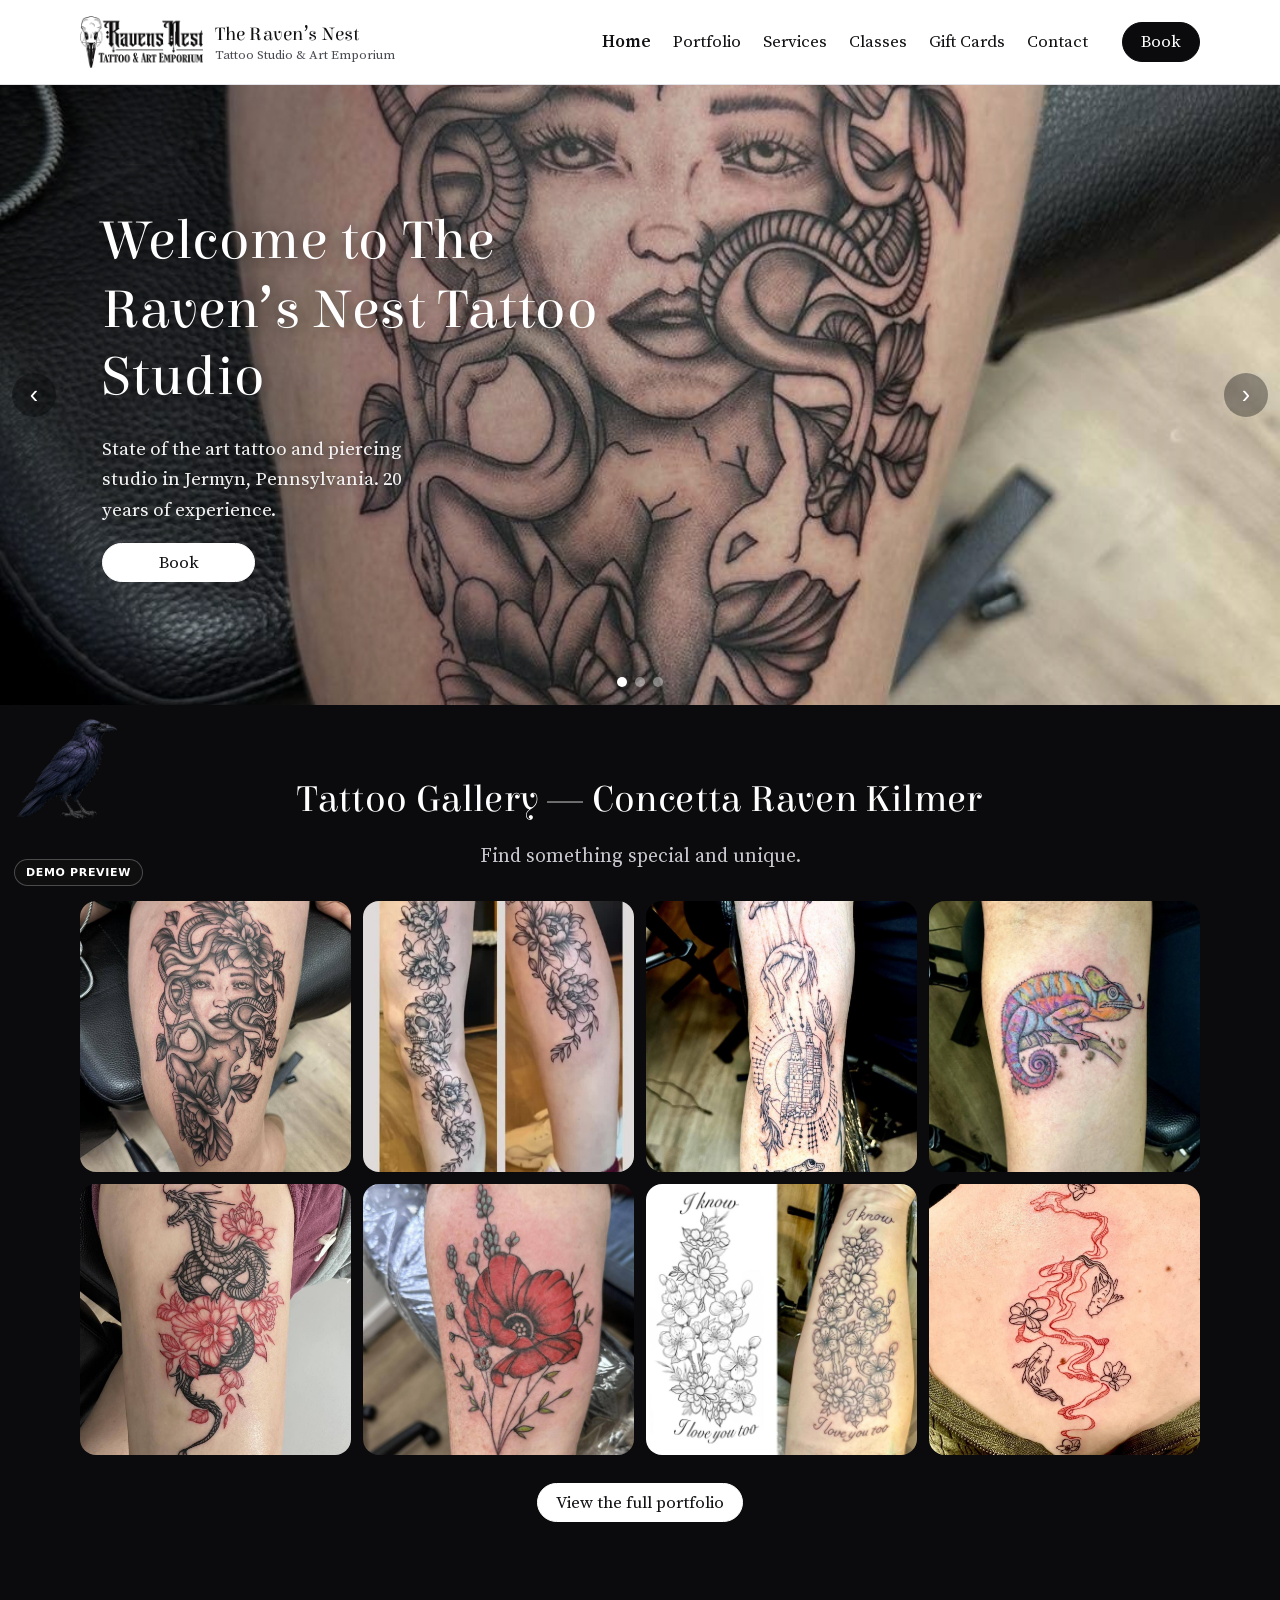
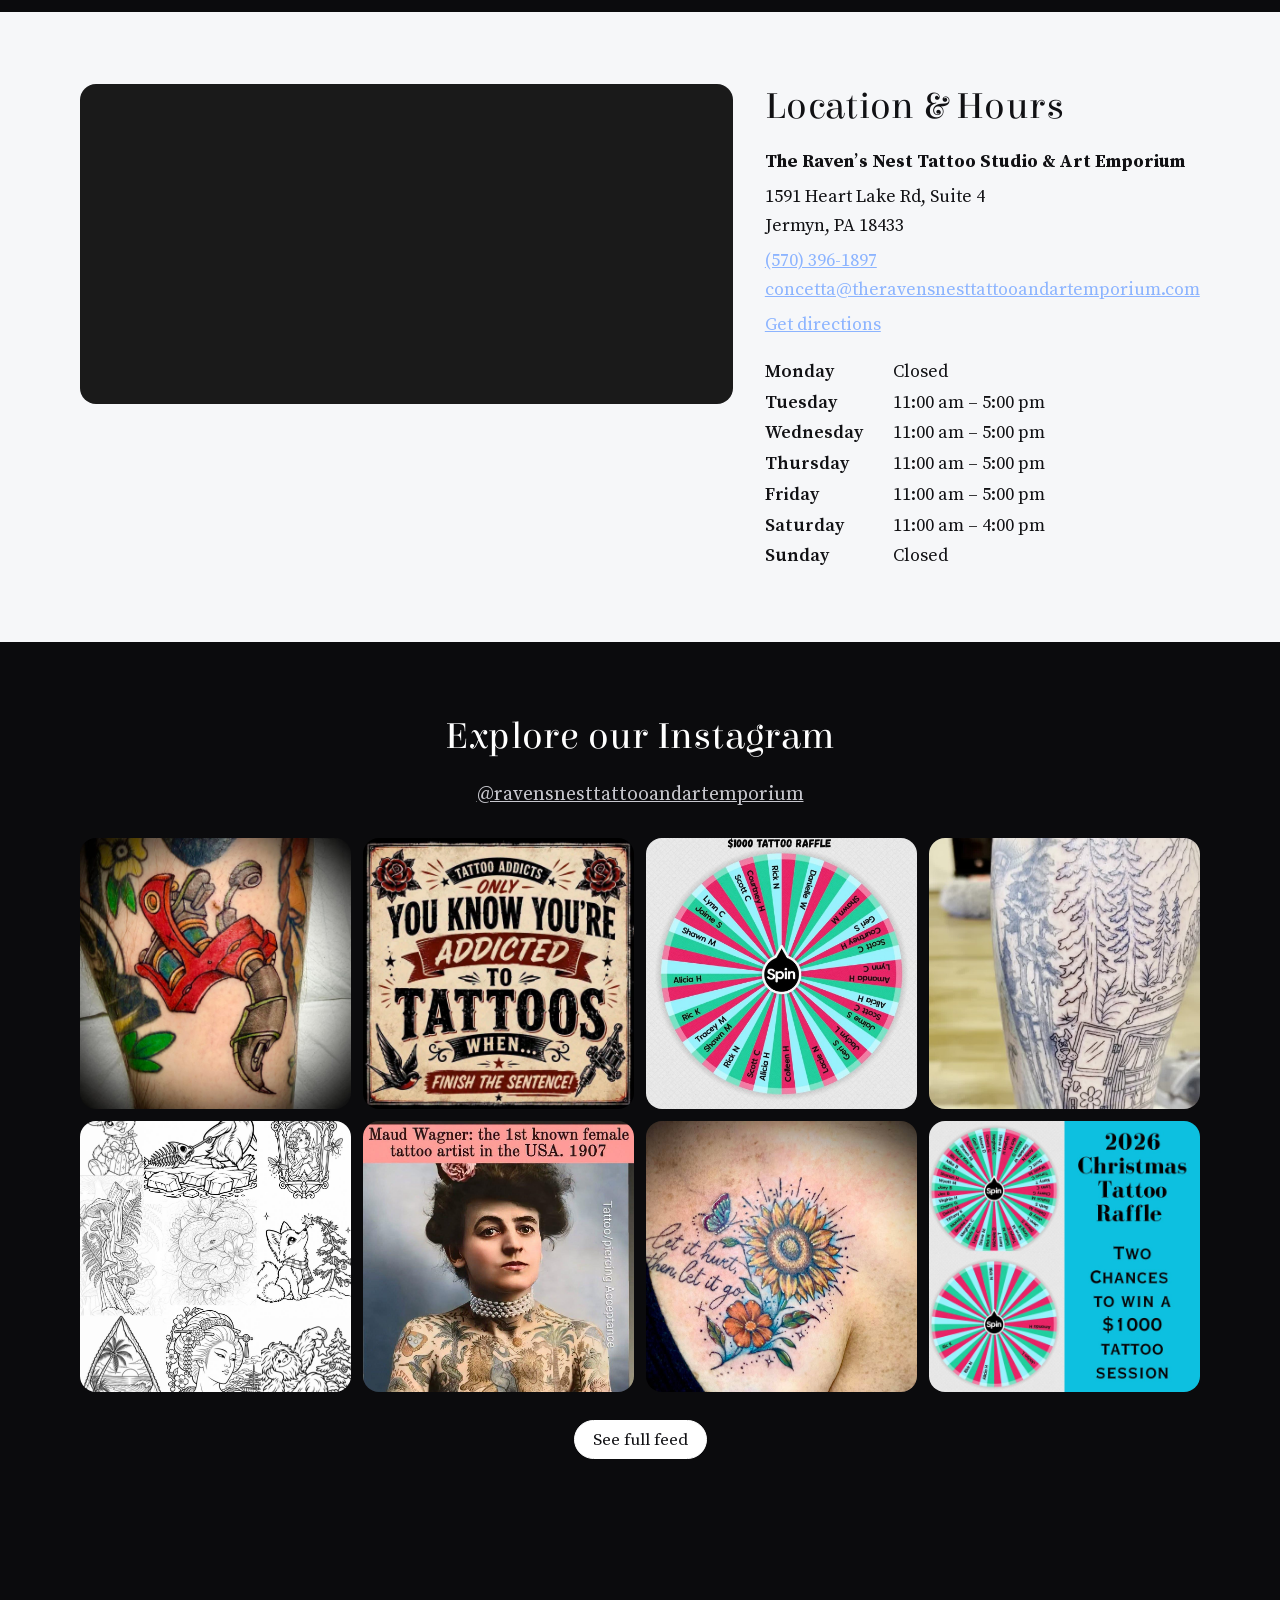
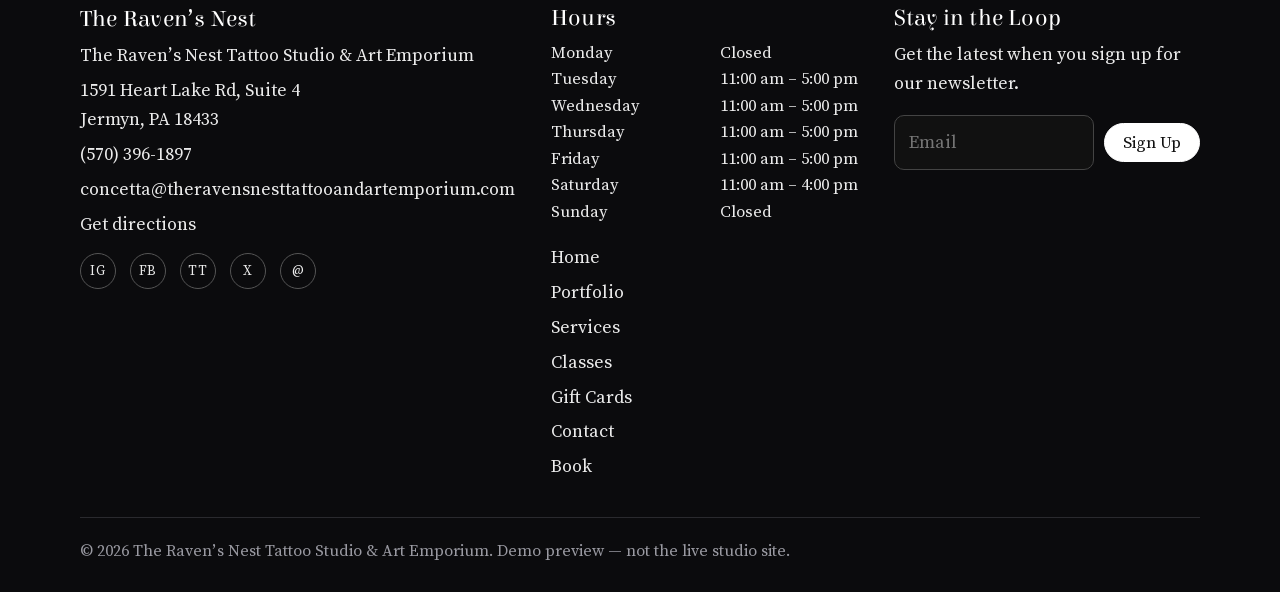
<file: index.html>
<!DOCTYPE html>
<html lang="en">
<head>
<meta charset="utf-8">
<meta name="viewport" content="width=device-width, initial-scale=1">
<title>The Raven&#x27;s Nest Tattoo Studio &amp; Art Emporium | Jermyn, PA</title>
<meta name="description" content="Tattoo studio and art emporium in Jermyn, PA offering tattoos, piercings, and classes. 20 years experience. Oddities and metaphysical shop.">
<meta property="og:title" content="The Raven&#x27;s Nest Tattoo Studio &amp; Art Emporium | Jermyn, PA">
<meta property="og:description" content="Tattoo studio and art emporium in Jermyn, PA offering tattoos, piercings, and classes. 20 years experience. Oddities and metaphysical shop.">
<meta property="og:type" content="website">
<link rel="icon" href="/favicon.ico" sizes="any">
<link rel="icon" type="image/png" sizes="32x32" href="/img/ui/favicon-32.png">
<link rel="apple-touch-icon" href="/apple-touch-icon.png">
<link rel="stylesheet" href="/css/site.css">
<meta name="robots" content="noindex,nofollow">
<meta http-equiv="Content-Security-Policy" content="default-src 'self' 'unsafe-inline' 'unsafe-eval' data: blob:; img-src 'self' data: blob: https://maps.googleapis.com https://maps.gstatic.com https://www.google.com https://maps.google.com; script-src 'self' 'unsafe-inline' 'unsafe-eval' https://maps.googleapis.com https://maps.gstatic.com; style-src 'self' 'unsafe-inline' https://fonts.googleapis.com; font-src 'self' data: https://fonts.gstatic.com; connect-src 'self' https://maps.googleapis.com https://maps.gstatic.com; form-action 'none'; frame-src https://www.google.com https://maps.google.com">
<script>/* demo guard: no outbound requests or form submissions */
(function(){var ok=function(u){try{return new URL(u,location.href).origin===location.origin}catch(e){return false}};
var f=window.fetch;window.fetch=function(u,o){var s=typeof u==='string'?u:(u&&u.url);if(!ok(s)||/admin-ajax|wp-json|demo-disabled/.test(s))return Promise.resolve(new Response('{}',{status:200}));return f.apply(this,arguments)};
var xo=XMLHttpRequest.prototype.open;XMLHttpRequest.prototype.open=function(m,u){this.__blk=!ok(u)||/admin-ajax|wp-json|demo-disabled/.test(u);return xo.apply(this,arguments)};
var xs=XMLHttpRequest.prototype.send;XMLHttpRequest.prototype.send=function(){if(this.__blk){try{this.abort()}catch(e){}return}return xs.apply(this,arguments)};
if(navigator.sendBeacon)navigator.sendBeacon=function(){return true};
document.addEventListener('submit',function(e){e.preventDefault();e.stopImmediatePropagation()},true);})();</script>

</head>
<body>
<header class="site-header">
  <div class="wrap header-inner">
    <a class="brand" href="/">
      <img src="/img/ui/logo-header.png" alt="The Raven’s Nest Tattoo Studio &amp; Art Emporium">
      <span class="brand-name">The Raven<span class="apos">’</span>s Nest<span class="tagline">Tattoo Studio &amp; Art Emporium</span></span>
    </a>
    <button class="nav-toggle" type="button" aria-expanded="false" aria-controls="site-nav" aria-label="Open menu"><span></span></button>
    <nav class="site-nav" id="site-nav">
      <a href="/" aria-current="page">Home</a><a href="/gallery/">Portfolio</a><a href="/services/">Services</a><a href="/classes/">Classes</a><a href="https://squareup.com/gift/ML3ZQBRSFE4Z5/order" target="_blank" rel="noopener">Gift Cards</a><a href="/contact/">Contact</a>
    </nav>
    <div class="header-actions">
      <a class="btn" href="https://www.theravensnesttattooandartemporium.com/s/appointments" target="_blank" rel="noopener">Book</a>
    </div>
  </div>
</header>
<main>

<section class="hero" aria-roledescription="carousel" aria-label="Featured work">
  <div class="hero-track">
    <div class="hero-slide">
      <img src="/img/gallery/g00-IG_8.30.2023_64efd38fbb52f2.41621838.jpg" alt="Medusa tattoo by Concetta Raven Kilmer">
      <div class="hero-copy">
        <h1>Welcome to The Raven<span class="apos">’</span>s Nest Tattoo Studio</h1>
        <p>State of the art tattoo and piercing studio in Jermyn, Pennsylvania. 20 years of experience.</p>
        <a class="btn btn-light" href="https://www.theravensnesttattooandartemporium.com/s/appointments" target="_blank" rel="noopener">Book</a>
      </div>
    </div>
    <div class="hero-slide">
      <img src="/img/hero/hero-family-orig.jpg" alt="Script tattoo">
      <div class="hero-copy">
        <h2>20 Years Experience</h2>
        <p>Located in Jermyn, PA</p>
        <a class="btn btn-light" href="https://www.theravensnesttattooandartemporium.com/s/appointments" target="_blank" rel="noopener">Book</a>
      </div>
    </div>
    <div class="hero-slide">
      <img src="/img/hero/hero-aftercare.jpg" alt="Tattoo aftercare products">
      <div class="hero-copy">
        <h2>Full Line of Tattoo Aftercare</h2>
        <p>Care for your new work with products we keep on hand at the studio.</p>
        <a class="btn btn-light" href="https://www.theravensnesttattooandartemporium.com/s/appointments" target="_blank" rel="noopener">Book</a>
      </div>
    </div>
  </div>
  <button class="hero-arrow prev" type="button" aria-label="Previous slide">‹</button>
  <button class="hero-arrow next" type="button" aria-label="Next slide">›</button>
  <div class="hero-nav"><button class="hero-dot" type="button" aria-label="Slide 1" aria-current=true></button><button class="hero-dot" type="button" aria-label="Slide 2" ></button><button class="hero-dot" type="button" aria-label="Slide 3" ></button></div>
</section>

<section class="section section-dark">
  <div class="wrap center">
    <h2>Tattoo Gallery — Concetta Raven Kilmer</h2>
    <p class="lede">Find something special and unique.</p>
    <div class="gallery-grid"><a href="/gallery/"><img src="/img/gallery/g00-IG_8.30.2023_64efd38fbb52f2.41621838.jpg" alt="medusa tattoo" width="600" height="600" loading="eager"></a><a href="/gallery/"><img src="/img/gallery/g01-IG_10.28.2024_671ff9b2ce0fa6.53525227.jpg" alt="Floral Skull Leg Sleeve" width="600" height="600" loading="eager"></a><a href="/gallery/"><img src="/img/gallery/g02-IG_10.28.2024_671ffa4511eda0.17882558.jpg" alt="Memorial Tattoo" width="600" height="600" loading="eager"></a><a href="/gallery/"><img src="/img/gallery/g03-IG_7.7.2024_668b1853529bf3.27747050.jpg" alt="Tattoo by Concetta Raven Kilmer" width="600" height="600" loading="eager"></a><a href="/gallery/"><img src="/img/gallery/g04-IG_7.27.2023_64c2554ddedd27.38442634.jpg" alt="Tattoo by Concetta Raven Kilmer" width="600" height="600" loading="eager"></a><a href="/gallery/"><img src="/img/gallery/g05-IG_5.31.2023_647732d597d4a5.90068270.jpg" alt="Tattoo by Concetta Raven Kilmer" width="600" height="600" loading="eager"></a><a href="/gallery/"><img src="/img/gallery/g06-IG_10.28.2024_671ffb2f112f26.55023669.jpg" alt="Custom Floral Tattoo" width="600" height="600" loading="eager"></a><a href="/gallery/"><img src="/img/gallery/g07-IG_7.7.2024_668b1852d7d196.30015953.jpg" alt="Tattoo by Concetta Raven Kilmer" width="600" height="600" loading="eager"></a></div>
    <p style="margin-top:28px"><a class="btn btn-light" href="/gallery/">View the full portfolio</a></p>
  </div>
</section>

<section class="section">
  <div class="wrap location">
    <div class="map-wrap">
      <iframe title="Map of The Raven’s Nest at 1591 Heart Lake Rd, Suite 4, Jermyn, PA" src="https://www.google.com/maps?q=1591+Heart+Lake+Rd,+Suite+4,+Jermyn,+PA+18433&output=embed" loading="eager" referrerpolicy="no-referrer-when-downgrade" allowfullscreen></iframe>
    </div>
    <div class="nap">
      <h2>Location &amp; Hours</h2>
      <p><strong>The Raven<span class="apos">’</span>s Nest Tattoo Studio &amp; Art Emporium</strong></p>
      <p>1591 Heart Lake Rd, Suite 4<br>Jermyn, PA 18433</p>
      <p><a href="tel:+15703961897">(570) 396-1897</a><br>
      <a href="mailto:concetta@theravensnesttattooandartemporium.com">concetta@theravensnesttattooandartemporium.com</a></p>
      <p><a href="https://www.google.com/maps/dir/?api=1&destination=1591+Heart+Lake+Rd+Suite+4+Jermyn+PA+18433" target="_blank" rel="noopener">Get directions</a></p>
      <div class="hours"><span>Monday</span><span>Closed</span><span>Tuesday</span><span>11:00 am – 5:00 pm</span><span>Wednesday</span><span>11:00 am – 5:00 pm</span><span>Thursday</span><span>11:00 am – 5:00 pm</span><span>Friday</span><span>11:00 am – 5:00 pm</span><span>Saturday</span><span>11:00 am – 4:00 pm</span><span>Sunday</span><span>Closed</span></div>
    </div>
  </div>
</section>

<section class="section section-dark">
  <div class="wrap center">
    <h2>Explore our Instagram</h2>
    <p class="lede"><a href="https://www.instagram.com/ravensnesttattooandartemporium" target="_blank" rel="noopener">@ravensnesttattooandartemporium</a></p>
    <div class="gallery-grid"><a href="https://www.instagram.com/ravensnesttattooandartemporium" target="_blank" rel="noopener"><img src="/img/ig/ig-01.jpg" alt="Fun little Old School Traditional Tattoo Machine…love doing these old school pieces. " width="600" height="600" loading="eager"></a><a href="https://www.instagram.com/ravensnesttattooandartemporium" target="_blank" rel="noopener"><img src="/img/ig/ig-02.jpg" alt="Let’s play a fun game today! Lets see all those fun responses. ☀️ Have a great Sunday!" width="600" height="600" loading="eager"></a><a href="https://www.instagram.com/ravensnesttattooandartemporium" target="_blank" rel="noopener"><img src="/img/ig/ig-03.jpg" alt="We are almost full! As soon as it’s full the drawing for both of the $1000 Christmas Raffle will be held!!!! Two people " width="600" height="600" loading="eager"></a><a href="https://www.instagram.com/ravensnesttattooandartemporium" target="_blank" rel="noopener"><img src="/img/ig/ig-04.jpg" alt="I pretty much had a blast today working on this Bigfoot / Mystery Machine Calf Tattoo…at about 3.5 hours he was done w m" width="600" height="600" loading="eager"></a><a href="https://www.instagram.com/ravensnesttattooandartemporium" target="_blank" rel="noopener"><img src="/img/ig/ig-05.jpg" alt="A few unclaimed pieces I would still love to do! Size, pricing and details for each individual piece vary. DM for more i" width="600" height="600" loading="eager"></a><a href="https://www.instagram.com/ravensnesttattooandartemporium" target="_blank" rel="noopener"><img src="/img/ig/ig-06.jpg" alt="Little bit of tattoo history…I just love her 🫶🏻" width="600" height="600" loading="eager"></a><a href="https://www.instagram.com/ravensnesttattooandartemporium" target="_blank" rel="noopener"><img src="/img/ig/ig-07.jpg" alt="Full Color Floral Tattoo by Concetta" width="600" height="600" loading="eager"></a><a href="https://www.instagram.com/ravensnesttattooandartemporium" target="_blank" rel="noopener"><img src="/img/ig/ig-08.jpg" alt="Christmas Tattoo Raffle Update!" width="600" height="600" loading="eager"></a></div>
    <p style="margin-top:28px"><a class="btn btn-light" href="https://www.instagram.com/ravensnesttattooandartemporium" target="_blank" rel="noopener">See full feed</a></p>
  </div>
</section>

</main>
<footer class="site-footer">
  <div class="wrap footer-grid">
    <div class="nap">
      <h3>The Raven<span class="apos">’</span>s Nest</h3>
      <p>The Raven<span class="apos">’</span>s Nest Tattoo Studio &amp; Art Emporium</p>
      <p>1591 Heart Lake Rd, Suite 4<br>Jermyn, PA 18433</p>
      <p><a href="tel:+15703961897">(570) 396-1897</a></p>
      <p><a href="mailto:concetta@theravensnesttattooandartemporium.com">concetta@theravensnesttattooandartemporium.com</a></p>
      <p><a href="https://www.google.com/maps/dir/?api=1&destination=1591+Heart+Lake+Rd+Suite+4+Jermyn+PA+18433" target="_blank" rel="noopener">Get directions</a></p>
      <div class="social">
        <a href="https://www.instagram.com/ravensnesttattooandartemporium" target="_blank" rel="noopener" aria-label="Instagram">IG</a>
        <a href="https://www.facebook.com/ravensnesttattooartist" target="_blank" rel="noopener" aria-label="Facebook">FB</a>
        <a href="https://www.tiktok.com/@ravensnesttattoo" target="_blank" rel="noopener" aria-label="TikTok">TT</a>
        <a href="https://twitter.com/tattoo_nest" target="_blank" rel="noopener" aria-label="X (Twitter)">X</a>
        <a href="mailto:concetta@theravensnesttattooandartemporium.com" aria-label="Email">@</a>
      </div>
    </div>
    <div>
      <h3>Hours</h3>
      <div class="footer-hours"><span>Monday</span><span>Closed</span><span>Tuesday</span><span>11:00 am – 5:00 pm</span><span>Wednesday</span><span>11:00 am – 5:00 pm</span><span>Thursday</span><span>11:00 am – 5:00 pm</span><span>Friday</span><span>11:00 am – 5:00 pm</span><span>Saturday</span><span>11:00 am – 4:00 pm</span><span>Sunday</span><span>Closed</span></div>
      <nav class="footer-nav" style="margin-top:18px" aria-label="Footer">
        <a href="/">Home</a><a href="/gallery/">Portfolio</a><a href="/services/">Services</a><a href="/classes/">Classes</a><a href="https://squareup.com/gift/ML3ZQBRSFE4Z5/order" target=_blank rel=noopener>Gift Cards</a><a href="/contact/">Contact</a>
        <a href="https://www.theravensnesttattooandartemporium.com/s/appointments" target="_blank" rel="noopener">Book</a>
      </nav>
    </div>
    <div>
      <h3>Stay in the Loop</h3>
      <p>Get the latest when you sign up for our newsletter.</p>
      <form class="news" action="#" method="post">
        <label for="footer-email" class="visually-hidden" style="position:absolute;left:-9999px">Email</label>
        <input id="footer-email" name="email" type="email" placeholder="Email" required>
        <button class="btn" type="submit">Sign Up</button>
        <p class="demo-note">This is a demo preview, so the form doesn't send.</p>
      </form>
    </div>
  </div>
  <div class="wrap copyright">© 2026 The Raven<span class="apos">’</span>s Nest Tattoo Studio &amp; Art Emporium. Demo preview — not the live studio site.</div>
</footer>
<script src="/js/site.js" defer></script>

<!-- ===== Demo additions (Nordic Greens animation preview) ===== -->
<style id="demo-additions">
#demo-preview-pill{position:fixed;left:14px;bottom:14px;z-index:2147483000;font:600 11px/1 system-ui,-apple-system,Segoe UI,Roboto,sans-serif;letter-spacing:.06em;text-transform:uppercase;color:#fff;background:rgba(17,17,17,.72);border:1px solid rgba(255,255,255,.25);padding:7px 11px;border-radius:999px;pointer-events:none;backdrop-filter:blur(4px);-webkit-backdrop-filter:blur(4px);}
.site-header{z-index:8;}
</style>
<div id="demo-preview-pill" aria-label="Demo preview, not the official site">Demo preview</div>
<canvas id="raven-demo" aria-hidden="true" style="position:fixed;inset:0;width:100%;height:100%;display:block;background:transparent;pointer-events:none;z-index:7;"></canvas>
<script src="/raven.js" defer></script>

</body>
</html>
</file>
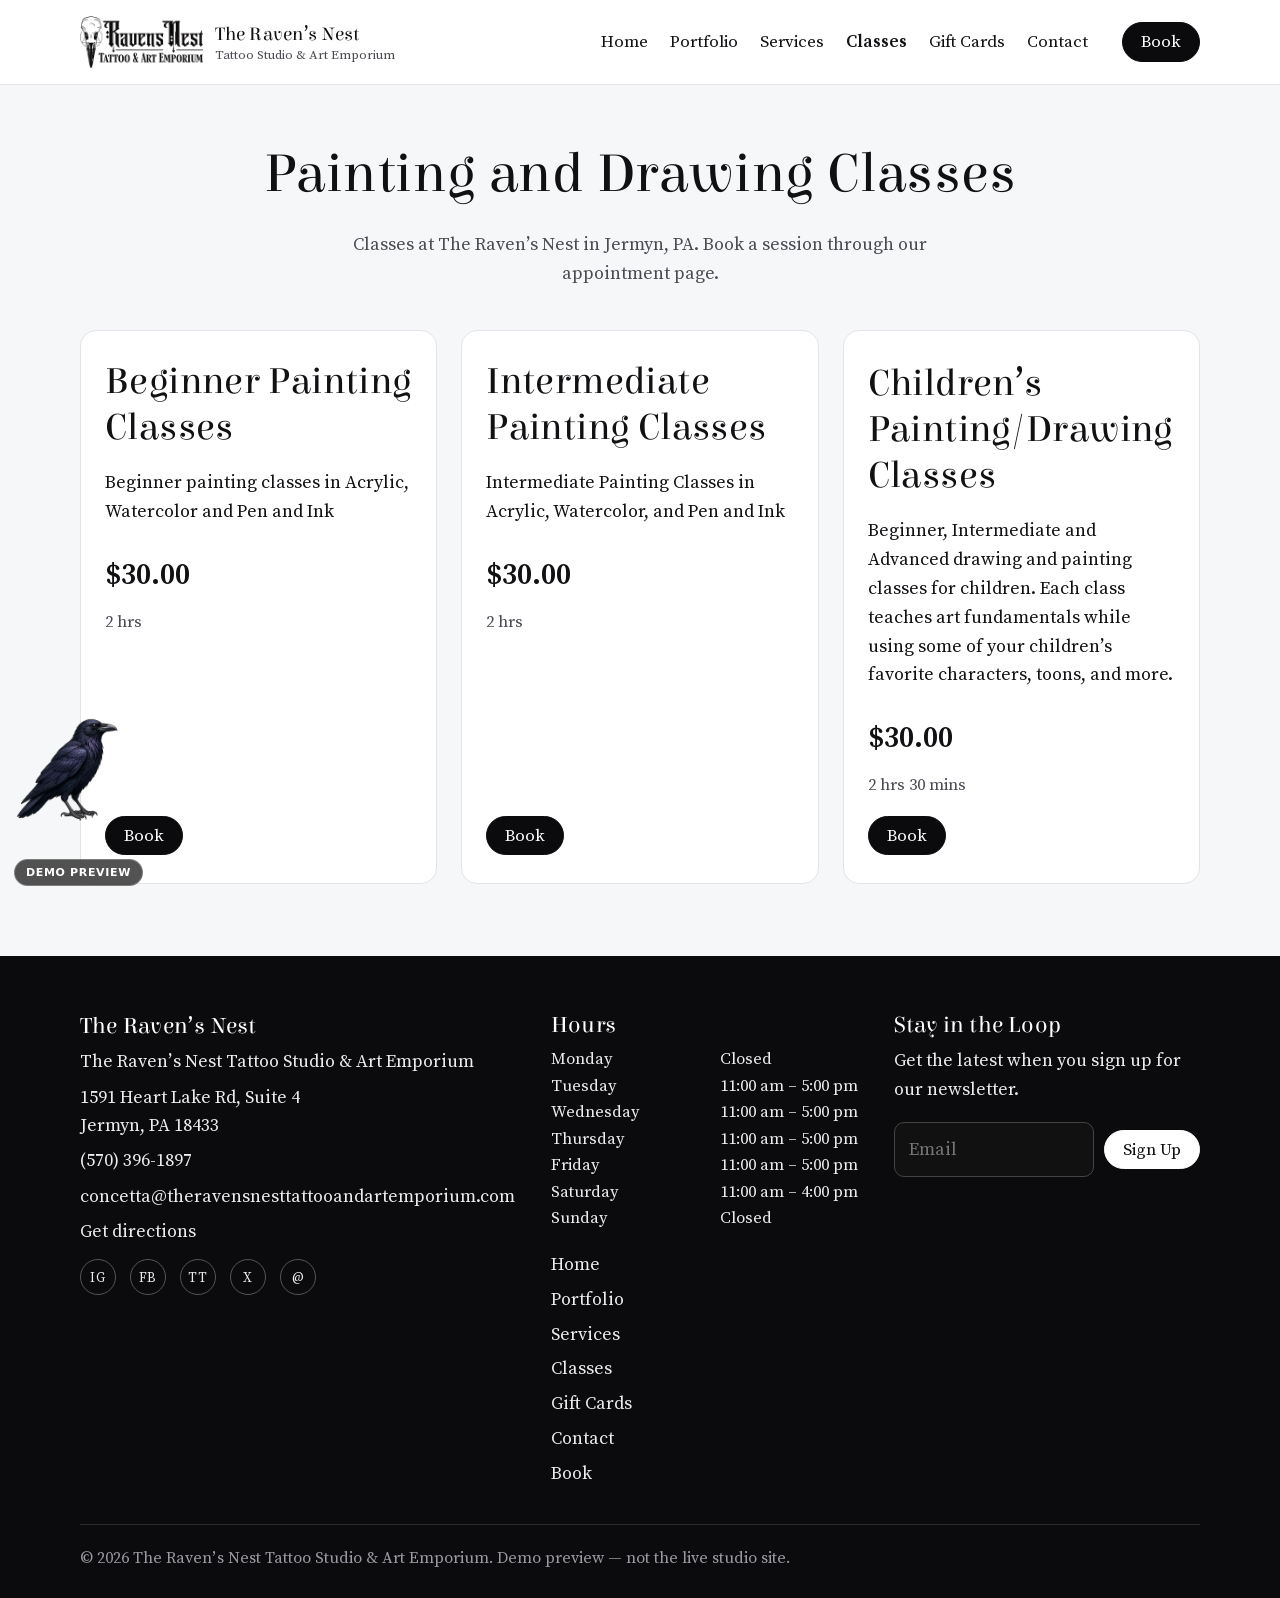
<file: classes/index.html>
<!DOCTYPE html>
<html lang="en">
<head>
<meta charset="utf-8">
<meta name="viewport" content="width=device-width, initial-scale=1">
<title>Painting and Drawing Classes | The Raven&#x27;s Nest</title>
<meta name="description" content="Beginner, intermediate, and children&#x27;s painting and drawing classes in acrylic, watercolor, and pen and ink. $30. Jermyn, PA.">
<meta property="og:title" content="Painting and Drawing Classes | The Raven&#x27;s Nest">
<meta property="og:description" content="Beginner, intermediate, and children&#x27;s painting and drawing classes in acrylic, watercolor, and pen and ink. $30. Jermyn, PA.">
<meta property="og:type" content="website">
<link rel="icon" href="/favicon.ico" sizes="any">
<link rel="icon" type="image/png" sizes="32x32" href="/img/ui/favicon-32.png">
<link rel="apple-touch-icon" href="/apple-touch-icon.png">
<link rel="stylesheet" href="/css/site.css">
<meta name="robots" content="noindex,nofollow">
<meta http-equiv="Content-Security-Policy" content="default-src 'self' 'unsafe-inline' 'unsafe-eval' data: blob:; img-src 'self' data: blob: https://maps.googleapis.com https://maps.gstatic.com https://www.google.com https://maps.google.com; script-src 'self' 'unsafe-inline' 'unsafe-eval' https://maps.googleapis.com https://maps.gstatic.com; style-src 'self' 'unsafe-inline' https://fonts.googleapis.com; font-src 'self' data: https://fonts.gstatic.com; connect-src 'self' https://maps.googleapis.com https://maps.gstatic.com; form-action 'none'; frame-src https://www.google.com https://maps.google.com">
<script>/* demo guard: no outbound requests or form submissions */
(function(){var ok=function(u){try{return new URL(u,location.href).origin===location.origin}catch(e){return false}};
var f=window.fetch;window.fetch=function(u,o){var s=typeof u==='string'?u:(u&&u.url);if(!ok(s)||/admin-ajax|wp-json|demo-disabled/.test(s))return Promise.resolve(new Response('{}',{status:200}));return f.apply(this,arguments)};
var xo=XMLHttpRequest.prototype.open;XMLHttpRequest.prototype.open=function(m,u){this.__blk=!ok(u)||/admin-ajax|wp-json|demo-disabled/.test(u);return xo.apply(this,arguments)};
var xs=XMLHttpRequest.prototype.send;XMLHttpRequest.prototype.send=function(){if(this.__blk){try{this.abort()}catch(e){}return}return xs.apply(this,arguments)};
if(navigator.sendBeacon)navigator.sendBeacon=function(){return true};
document.addEventListener('submit',function(e){e.preventDefault();e.stopImmediatePropagation()},true);})();</script>

</head>
<body>
<header class="site-header">
  <div class="wrap header-inner">
    <a class="brand" href="/">
      <img src="/img/ui/logo-header.png" alt="The Raven’s Nest Tattoo Studio &amp; Art Emporium">
      <span class="brand-name">The Raven<span class="apos">’</span>s Nest<span class="tagline">Tattoo Studio &amp; Art Emporium</span></span>
    </a>
    <button class="nav-toggle" type="button" aria-expanded="false" aria-controls="site-nav" aria-label="Open menu"><span></span></button>
    <nav class="site-nav" id="site-nav">
      <a href="/">Home</a><a href="/gallery/">Portfolio</a><a href="/services/">Services</a><a href="/classes/" aria-current="page">Classes</a><a href="https://squareup.com/gift/ML3ZQBRSFE4Z5/order" target="_blank" rel="noopener">Gift Cards</a><a href="/contact/">Contact</a>
    </nav>
    <div class="header-actions">
      <a class="btn" href="https://www.theravensnesttattooandartemporium.com/s/appointments" target="_blank" rel="noopener">Book</a>
    </div>
  </div>
</header>
<main>

<section class="page-hero">
  <div class="wrap">
    <h1>Painting and Drawing Classes</h1>
    <p>Classes at The Raven<span class="apos">’</span>s Nest in Jermyn, PA. Book a session through our appointment page.</p>
  </div>
</section>
<section class="section" style="padding-top:12px">
  <div class="wrap cards">
    <article class="card">
      <h2>Beginner Painting Classes</h2>
      <p>Beginner painting classes in Acrylic, Watercolor and Pen and Ink</p>
      <div class="price">$30.00</div>
      <p class="meta">2 hrs</p>
      <a class="btn" href="https://www.theravensnesttattooandartemporium.com/s/appointments" target="_blank" rel="noopener">Book</a>
    </article>
    <article class="card">
      <h2>Intermediate Painting Classes</h2>
      <p>Intermediate Painting Classes in Acrylic, Watercolor, and Pen and Ink</p>
      <div class="price">$30.00</div>
      <p class="meta">2 hrs</p>
      <a class="btn" href="https://www.theravensnesttattooandartemporium.com/s/appointments" target="_blank" rel="noopener">Book</a>
    </article>
    <article class="card">
      <h2>Children<span class="apos">’</span>s Painting/Drawing Classes</h2>
      <p>Beginner, Intermediate and Advanced drawing and painting classes for children. Each class teaches art fundamentals while using some of your children<span class="apos">’</span>s favorite characters, toons, and more.</p>
      <div class="price">$30.00</div>
      <p class="meta">2 hrs 30 mins</p>
      <a class="btn" href="https://www.theravensnesttattooandartemporium.com/s/appointments" target="_blank" rel="noopener">Book</a>
    </article>
  </div>
</section>

</main>
<footer class="site-footer">
  <div class="wrap footer-grid">
    <div class="nap">
      <h3>The Raven<span class="apos">’</span>s Nest</h3>
      <p>The Raven<span class="apos">’</span>s Nest Tattoo Studio &amp; Art Emporium</p>
      <p>1591 Heart Lake Rd, Suite 4<br>Jermyn, PA 18433</p>
      <p><a href="tel:+15703961897">(570) 396-1897</a></p>
      <p><a href="mailto:concetta@theravensnesttattooandartemporium.com">concetta@theravensnesttattooandartemporium.com</a></p>
      <p><a href="https://www.google.com/maps/dir/?api=1&destination=1591+Heart+Lake+Rd+Suite+4+Jermyn+PA+18433" target="_blank" rel="noopener">Get directions</a></p>
      <div class="social">
        <a href="https://www.instagram.com/ravensnesttattooandartemporium" target="_blank" rel="noopener" aria-label="Instagram">IG</a>
        <a href="https://www.facebook.com/ravensnesttattooartist" target="_blank" rel="noopener" aria-label="Facebook">FB</a>
        <a href="https://www.tiktok.com/@ravensnesttattoo" target="_blank" rel="noopener" aria-label="TikTok">TT</a>
        <a href="https://twitter.com/tattoo_nest" target="_blank" rel="noopener" aria-label="X (Twitter)">X</a>
        <a href="mailto:concetta@theravensnesttattooandartemporium.com" aria-label="Email">@</a>
      </div>
    </div>
    <div>
      <h3>Hours</h3>
      <div class="footer-hours"><span>Monday</span><span>Closed</span><span>Tuesday</span><span>11:00 am – 5:00 pm</span><span>Wednesday</span><span>11:00 am – 5:00 pm</span><span>Thursday</span><span>11:00 am – 5:00 pm</span><span>Friday</span><span>11:00 am – 5:00 pm</span><span>Saturday</span><span>11:00 am – 4:00 pm</span><span>Sunday</span><span>Closed</span></div>
      <nav class="footer-nav" style="margin-top:18px" aria-label="Footer">
        <a href="/">Home</a><a href="/gallery/">Portfolio</a><a href="/services/">Services</a><a href="/classes/">Classes</a><a href="https://squareup.com/gift/ML3ZQBRSFE4Z5/order" target=_blank rel=noopener>Gift Cards</a><a href="/contact/">Contact</a>
        <a href="https://www.theravensnesttattooandartemporium.com/s/appointments" target="_blank" rel="noopener">Book</a>
      </nav>
    </div>
    <div>
      <h3>Stay in the Loop</h3>
      <p>Get the latest when you sign up for our newsletter.</p>
      <form class="news" action="#" method="post">
        <label for="footer-email" class="visually-hidden" style="position:absolute;left:-9999px">Email</label>
        <input id="footer-email" name="email" type="email" placeholder="Email" required>
        <button class="btn" type="submit">Sign Up</button>
        <p class="demo-note">This is a demo preview, so the form doesn't send.</p>
      </form>
    </div>
  </div>
  <div class="wrap copyright">© 2026 The Raven<span class="apos">’</span>s Nest Tattoo Studio &amp; Art Emporium. Demo preview — not the live studio site.</div>
</footer>
<script src="/js/site.js" defer></script>

<!-- ===== Demo additions (Nordic Greens animation preview) ===== -->
<style id="demo-additions">
#demo-preview-pill{position:fixed;left:14px;bottom:14px;z-index:2147483000;font:600 11px/1 system-ui,-apple-system,Segoe UI,Roboto,sans-serif;letter-spacing:.06em;text-transform:uppercase;color:#fff;background:rgba(17,17,17,.72);border:1px solid rgba(255,255,255,.25);padding:7px 11px;border-radius:999px;pointer-events:none;backdrop-filter:blur(4px);-webkit-backdrop-filter:blur(4px);}
.site-header{z-index:8;}
</style>
<div id="demo-preview-pill" aria-label="Demo preview, not the official site">Demo preview</div>
<canvas id="raven-demo" aria-hidden="true" style="position:fixed;inset:0;width:100%;height:100%;display:block;background:transparent;pointer-events:none;z-index:7;"></canvas>
<script src="/raven.js" defer></script>

</body>
</html>
</file>
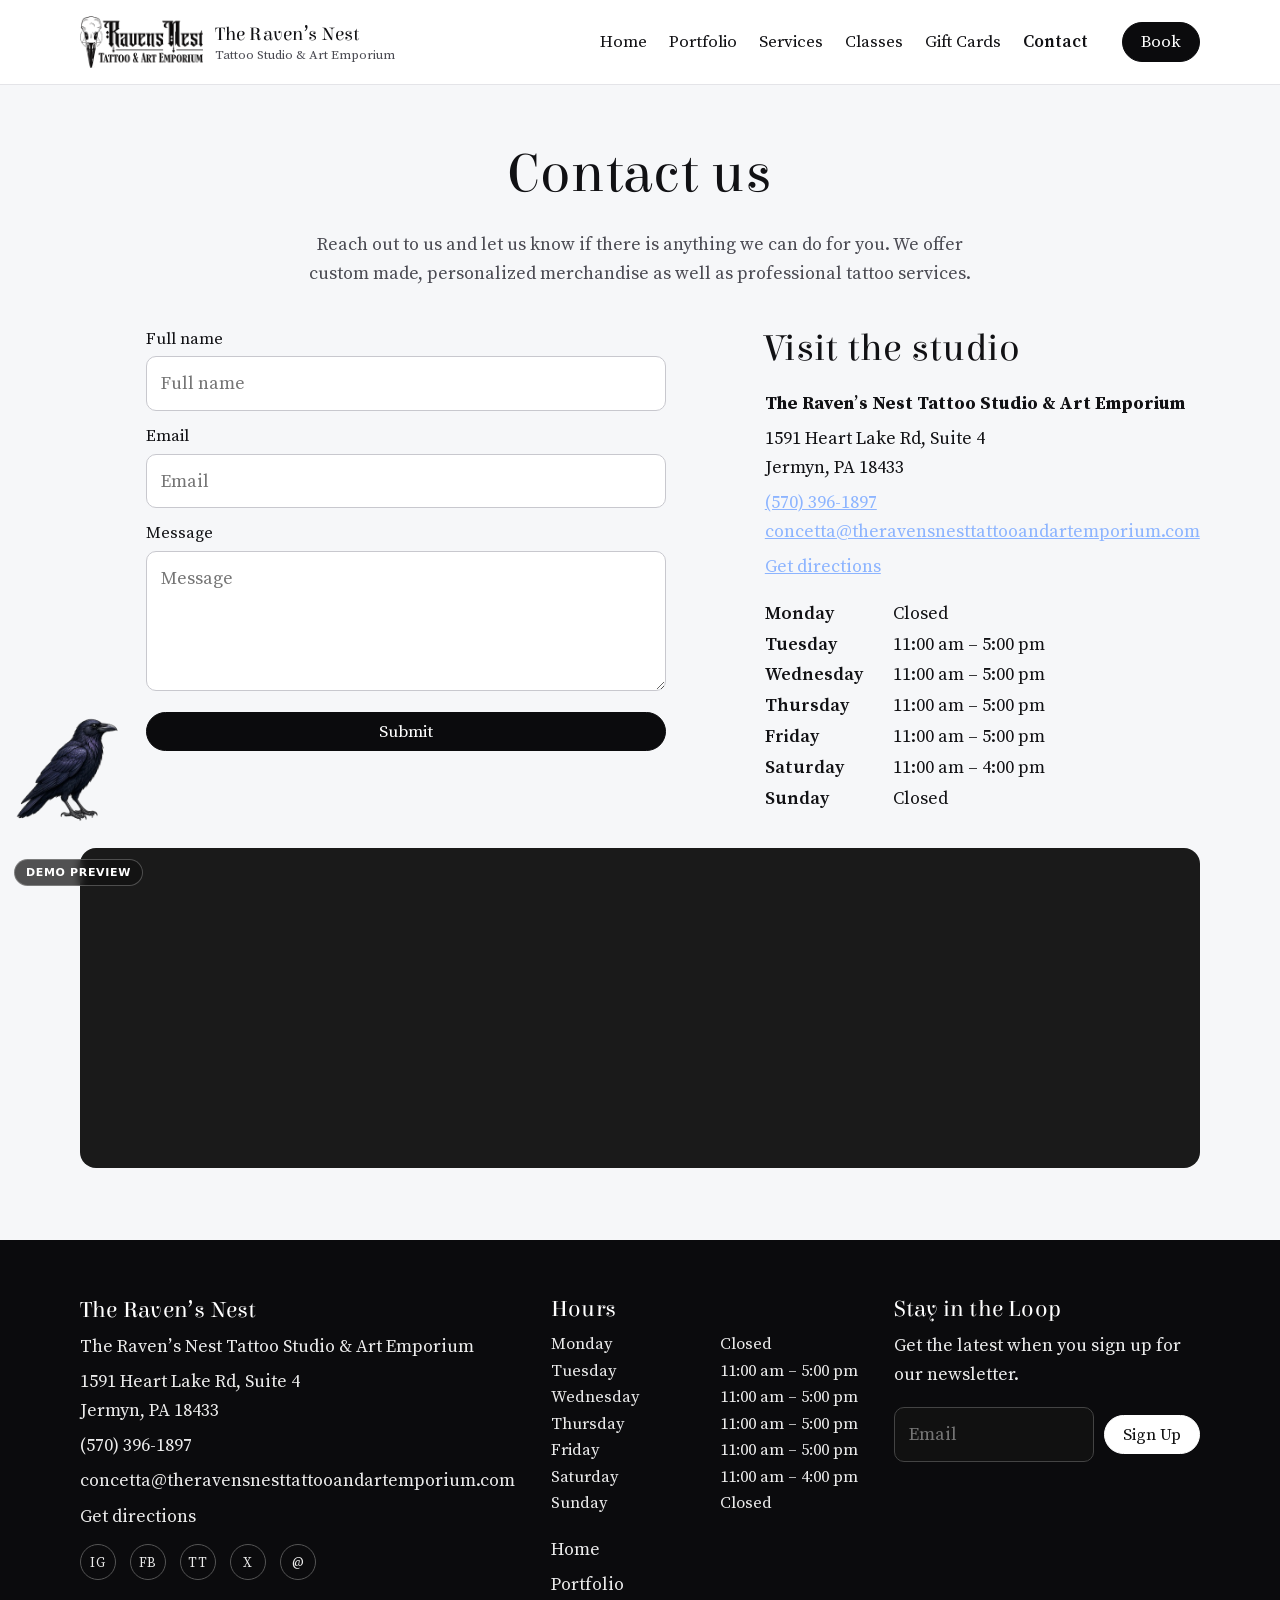
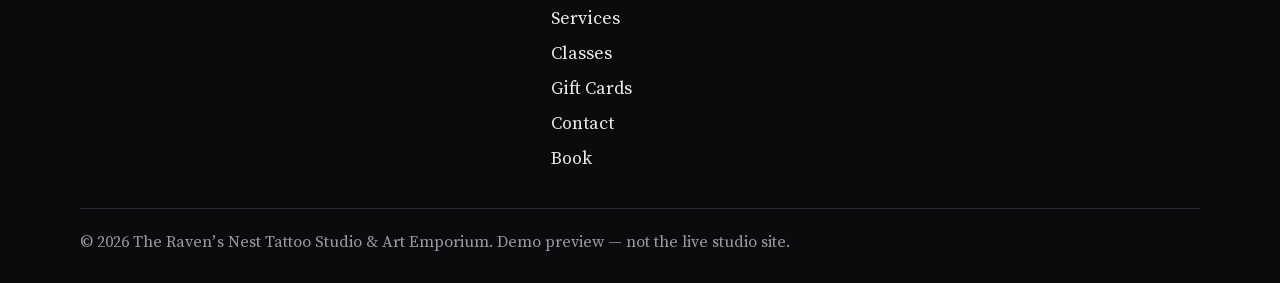
<file: contact/index.html>
<!DOCTYPE html>
<html lang="en">
<head>
<meta charset="utf-8">
<meta name="viewport" content="width=device-width, initial-scale=1">
<title>Contact | The Raven&#x27;s Nest Tattoo Studio &amp; Art Emporium</title>
<meta name="description" content="Visit The Raven&#x27;s Nest at 1591 Heart Lake Rd, Suite 4, Jermyn, PA 18433. Call (570) 396-1897 or send a message.">
<meta property="og:title" content="Contact | The Raven&#x27;s Nest Tattoo Studio &amp; Art Emporium">
<meta property="og:description" content="Visit The Raven&#x27;s Nest at 1591 Heart Lake Rd, Suite 4, Jermyn, PA 18433. Call (570) 396-1897 or send a message.">
<meta property="og:type" content="website">
<link rel="icon" href="/favicon.ico" sizes="any">
<link rel="icon" type="image/png" sizes="32x32" href="/img/ui/favicon-32.png">
<link rel="apple-touch-icon" href="/apple-touch-icon.png">
<link rel="stylesheet" href="/css/site.css">
<meta name="robots" content="noindex,nofollow">
<meta http-equiv="Content-Security-Policy" content="default-src 'self' 'unsafe-inline' 'unsafe-eval' data: blob:; img-src 'self' data: blob: https://maps.googleapis.com https://maps.gstatic.com https://www.google.com https://maps.google.com; script-src 'self' 'unsafe-inline' 'unsafe-eval' https://maps.googleapis.com https://maps.gstatic.com; style-src 'self' 'unsafe-inline' https://fonts.googleapis.com; font-src 'self' data: https://fonts.gstatic.com; connect-src 'self' https://maps.googleapis.com https://maps.gstatic.com; form-action 'none'; frame-src https://www.google.com https://maps.google.com">
<script>/* demo guard: no outbound requests or form submissions */
(function(){var ok=function(u){try{return new URL(u,location.href).origin===location.origin}catch(e){return false}};
var f=window.fetch;window.fetch=function(u,o){var s=typeof u==='string'?u:(u&&u.url);if(!ok(s)||/admin-ajax|wp-json|demo-disabled/.test(s))return Promise.resolve(new Response('{}',{status:200}));return f.apply(this,arguments)};
var xo=XMLHttpRequest.prototype.open;XMLHttpRequest.prototype.open=function(m,u){this.__blk=!ok(u)||/admin-ajax|wp-json|demo-disabled/.test(u);return xo.apply(this,arguments)};
var xs=XMLHttpRequest.prototype.send;XMLHttpRequest.prototype.send=function(){if(this.__blk){try{this.abort()}catch(e){}return}return xs.apply(this,arguments)};
if(navigator.sendBeacon)navigator.sendBeacon=function(){return true};
document.addEventListener('submit',function(e){e.preventDefault();e.stopImmediatePropagation()},true);})();</script>

</head>
<body>
<header class="site-header">
  <div class="wrap header-inner">
    <a class="brand" href="/">
      <img src="/img/ui/logo-header.png" alt="The Raven’s Nest Tattoo Studio &amp; Art Emporium">
      <span class="brand-name">The Raven<span class="apos">’</span>s Nest<span class="tagline">Tattoo Studio &amp; Art Emporium</span></span>
    </a>
    <button class="nav-toggle" type="button" aria-expanded="false" aria-controls="site-nav" aria-label="Open menu"><span></span></button>
    <nav class="site-nav" id="site-nav">
      <a href="/">Home</a><a href="/gallery/">Portfolio</a><a href="/services/">Services</a><a href="/classes/">Classes</a><a href="https://squareup.com/gift/ML3ZQBRSFE4Z5/order" target="_blank" rel="noopener">Gift Cards</a><a href="/contact/" aria-current="page">Contact</a>
    </nav>
    <div class="header-actions">
      <a class="btn" href="https://www.theravensnesttattooandartemporium.com/s/appointments" target="_blank" rel="noopener">Book</a>
    </div>
  </div>
</header>
<main>

<section class="page-hero">
  <div class="wrap">
    <h1>Contact us</h1>
    <p>Reach out to us and let us know if there is anything we can do for you. We offer custom made, personalized merchandise as well as professional tattoo services.</p>
  </div>
</section>
<section class="section" style="padding-top:8px">
  <div class="wrap location">
    <div>
      <form class="contact" action="#" method="post">
        <div>
          <label for="name">Full name</label>
          <input id="name" name="name" type="text" placeholder="Full name" required>
        </div>
        <div>
          <label for="email">Email</label>
          <input id="email" name="email" type="email" placeholder="Email" required>
        </div>
        <div>
          <label for="message">Message</label>
          <textarea id="message" name="message" placeholder="Message" required></textarea>
        </div>
        <button class="btn" type="submit">Submit</button>
        <p class="demo-note">This is a demo preview, so the form doesn't send. Please use the phone or email below to reach the studio.</p>
      </form>
    </div>
    <div class="nap">
      <h2>Visit the studio</h2>
      <p><strong>The Raven<span class="apos">’</span>s Nest Tattoo Studio &amp; Art Emporium</strong></p>
      <p>1591 Heart Lake Rd, Suite 4<br>Jermyn, PA 18433</p>
      <p><a href="tel:+15703961897">(570) 396-1897</a><br>
      <a href="mailto:concetta@theravensnesttattooandartemporium.com">concetta@theravensnesttattooandartemporium.com</a></p>
      <p><a href="https://www.google.com/maps/dir/?api=1&destination=1591+Heart+Lake+Rd+Suite+4+Jermyn+PA+18433" target="_blank" rel="noopener">Get directions</a></p>
      <div class="hours"><span>Monday</span><span>Closed</span><span>Tuesday</span><span>11:00 am – 5:00 pm</span><span>Wednesday</span><span>11:00 am – 5:00 pm</span><span>Thursday</span><span>11:00 am – 5:00 pm</span><span>Friday</span><span>11:00 am – 5:00 pm</span><span>Saturday</span><span>11:00 am – 4:00 pm</span><span>Sunday</span><span>Closed</span></div>
    </div>
  </div>
  <div class="wrap" style="margin-top:36px">
    <div class="map-wrap">
      <iframe title="Map of The Raven’s Nest at 1591 Heart Lake Rd, Suite 4, Jermyn, PA" src="https://www.google.com/maps?q=1591+Heart+Lake+Rd,+Suite+4,+Jermyn,+PA+18433&output=embed" loading="lazy" referrerpolicy="no-referrer-when-downgrade" allowfullscreen></iframe>
    </div>
  </div>
</section>

</main>
<footer class="site-footer">
  <div class="wrap footer-grid">
    <div class="nap">
      <h3>The Raven<span class="apos">’</span>s Nest</h3>
      <p>The Raven<span class="apos">’</span>s Nest Tattoo Studio &amp; Art Emporium</p>
      <p>1591 Heart Lake Rd, Suite 4<br>Jermyn, PA 18433</p>
      <p><a href="tel:+15703961897">(570) 396-1897</a></p>
      <p><a href="mailto:concetta@theravensnesttattooandartemporium.com">concetta@theravensnesttattooandartemporium.com</a></p>
      <p><a href="https://www.google.com/maps/dir/?api=1&destination=1591+Heart+Lake+Rd+Suite+4+Jermyn+PA+18433" target="_blank" rel="noopener">Get directions</a></p>
      <div class="social">
        <a href="https://www.instagram.com/ravensnesttattooandartemporium" target="_blank" rel="noopener" aria-label="Instagram">IG</a>
        <a href="https://www.facebook.com/ravensnesttattooartist" target="_blank" rel="noopener" aria-label="Facebook">FB</a>
        <a href="https://www.tiktok.com/@ravensnesttattoo" target="_blank" rel="noopener" aria-label="TikTok">TT</a>
        <a href="https://twitter.com/tattoo_nest" target="_blank" rel="noopener" aria-label="X (Twitter)">X</a>
        <a href="mailto:concetta@theravensnesttattooandartemporium.com" aria-label="Email">@</a>
      </div>
    </div>
    <div>
      <h3>Hours</h3>
      <div class="footer-hours"><span>Monday</span><span>Closed</span><span>Tuesday</span><span>11:00 am – 5:00 pm</span><span>Wednesday</span><span>11:00 am – 5:00 pm</span><span>Thursday</span><span>11:00 am – 5:00 pm</span><span>Friday</span><span>11:00 am – 5:00 pm</span><span>Saturday</span><span>11:00 am – 4:00 pm</span><span>Sunday</span><span>Closed</span></div>
      <nav class="footer-nav" style="margin-top:18px" aria-label="Footer">
        <a href="/">Home</a><a href="/gallery/">Portfolio</a><a href="/services/">Services</a><a href="/classes/">Classes</a><a href="https://squareup.com/gift/ML3ZQBRSFE4Z5/order" target=_blank rel=noopener>Gift Cards</a><a href="/contact/">Contact</a>
        <a href="https://www.theravensnesttattooandartemporium.com/s/appointments" target="_blank" rel="noopener">Book</a>
      </nav>
    </div>
    <div>
      <h3>Stay in the Loop</h3>
      <p>Get the latest when you sign up for our newsletter.</p>
      <form class="news" action="#" method="post">
        <label for="footer-email" class="visually-hidden" style="position:absolute;left:-9999px">Email</label>
        <input id="footer-email" name="email" type="email" placeholder="Email" required>
        <button class="btn" type="submit">Sign Up</button>
        <p class="demo-note">This is a demo preview, so the form doesn't send.</p>
      </form>
    </div>
  </div>
  <div class="wrap copyright">© 2026 The Raven<span class="apos">’</span>s Nest Tattoo Studio &amp; Art Emporium. Demo preview — not the live studio site.</div>
</footer>
<script src="/js/site.js" defer></script>

<!-- ===== Demo additions (Nordic Greens animation preview) ===== -->
<style id="demo-additions">
#demo-preview-pill{position:fixed;left:14px;bottom:14px;z-index:2147483000;font:600 11px/1 system-ui,-apple-system,Segoe UI,Roboto,sans-serif;letter-spacing:.06em;text-transform:uppercase;color:#fff;background:rgba(17,17,17,.72);border:1px solid rgba(255,255,255,.25);padding:7px 11px;border-radius:999px;pointer-events:none;backdrop-filter:blur(4px);-webkit-backdrop-filter:blur(4px);}
.site-header{z-index:8;}
</style>
<div id="demo-preview-pill" aria-label="Demo preview, not the official site">Demo preview</div>
<canvas id="raven-demo" aria-hidden="true" style="position:fixed;inset:0;width:100%;height:100%;display:block;background:transparent;pointer-events:none;z-index:7;"></canvas>
<script src="/raven.js" defer></script>

</body>
</html>
</file>
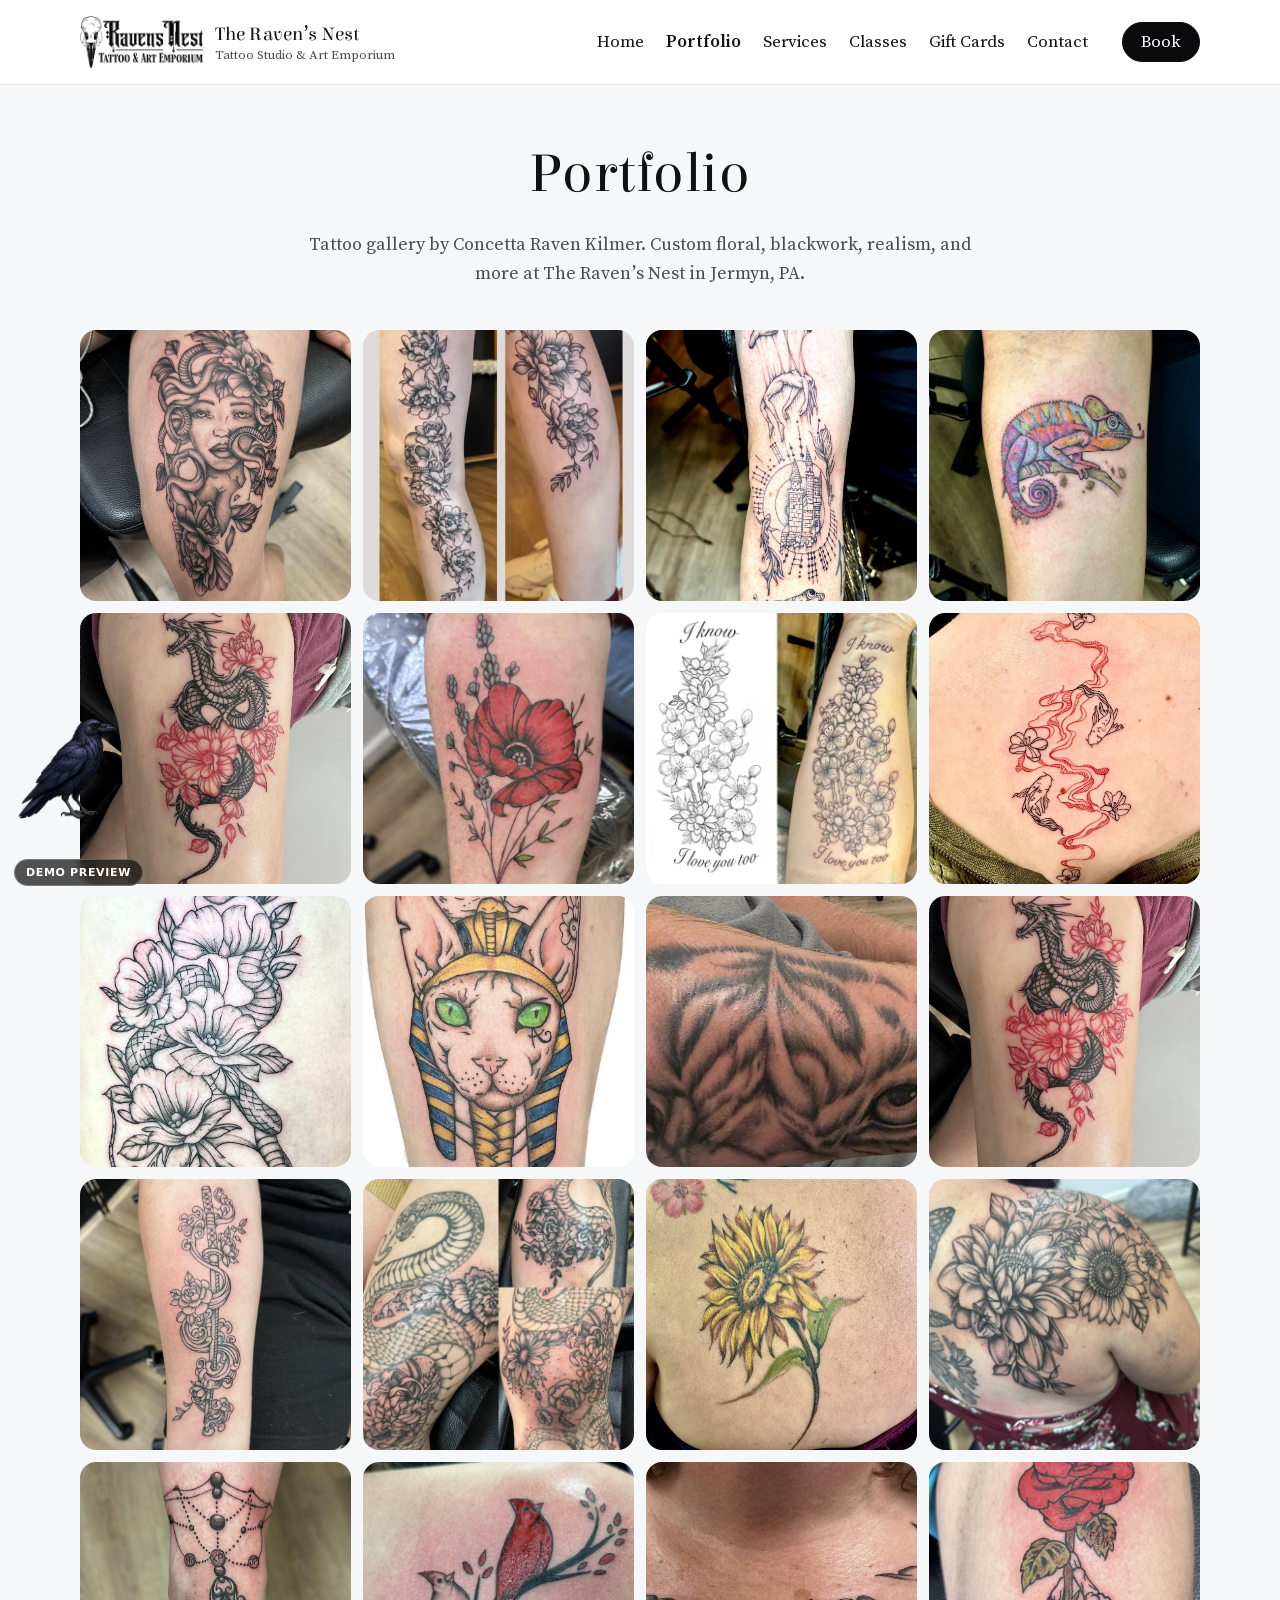
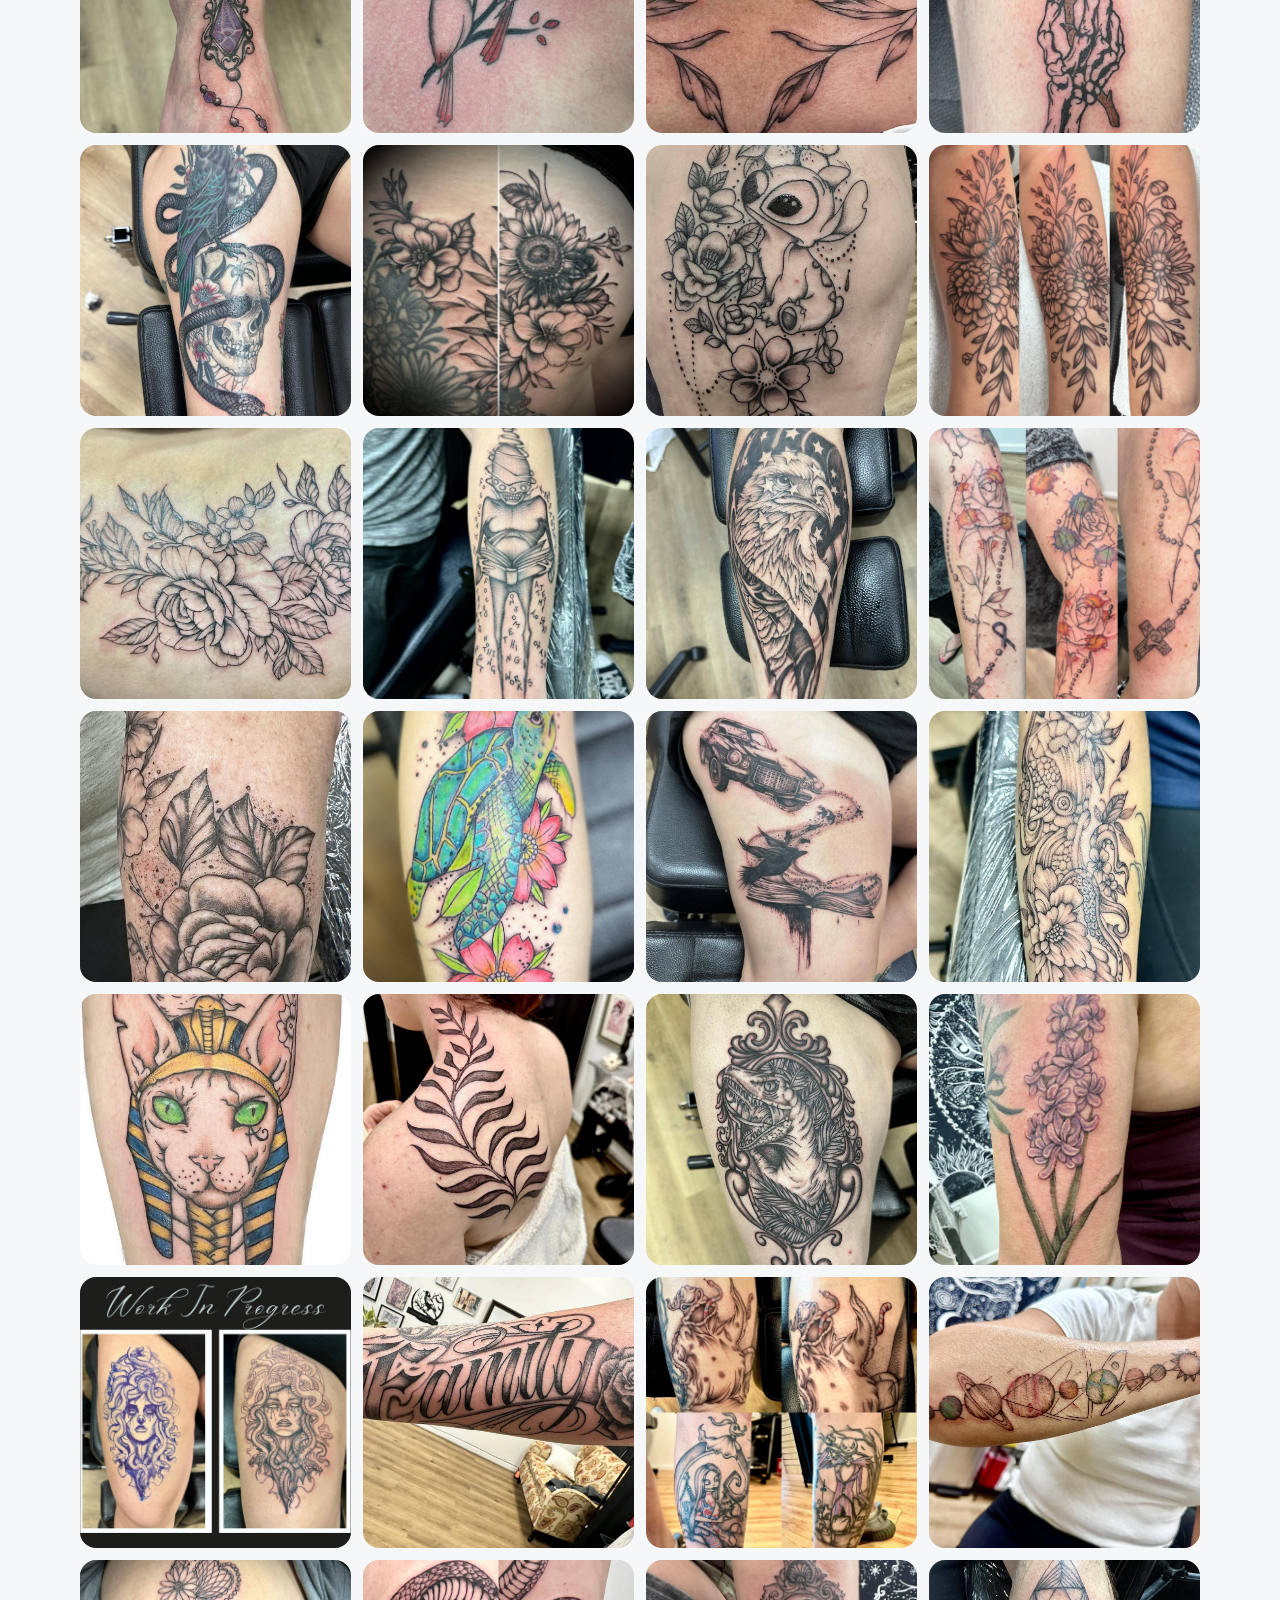
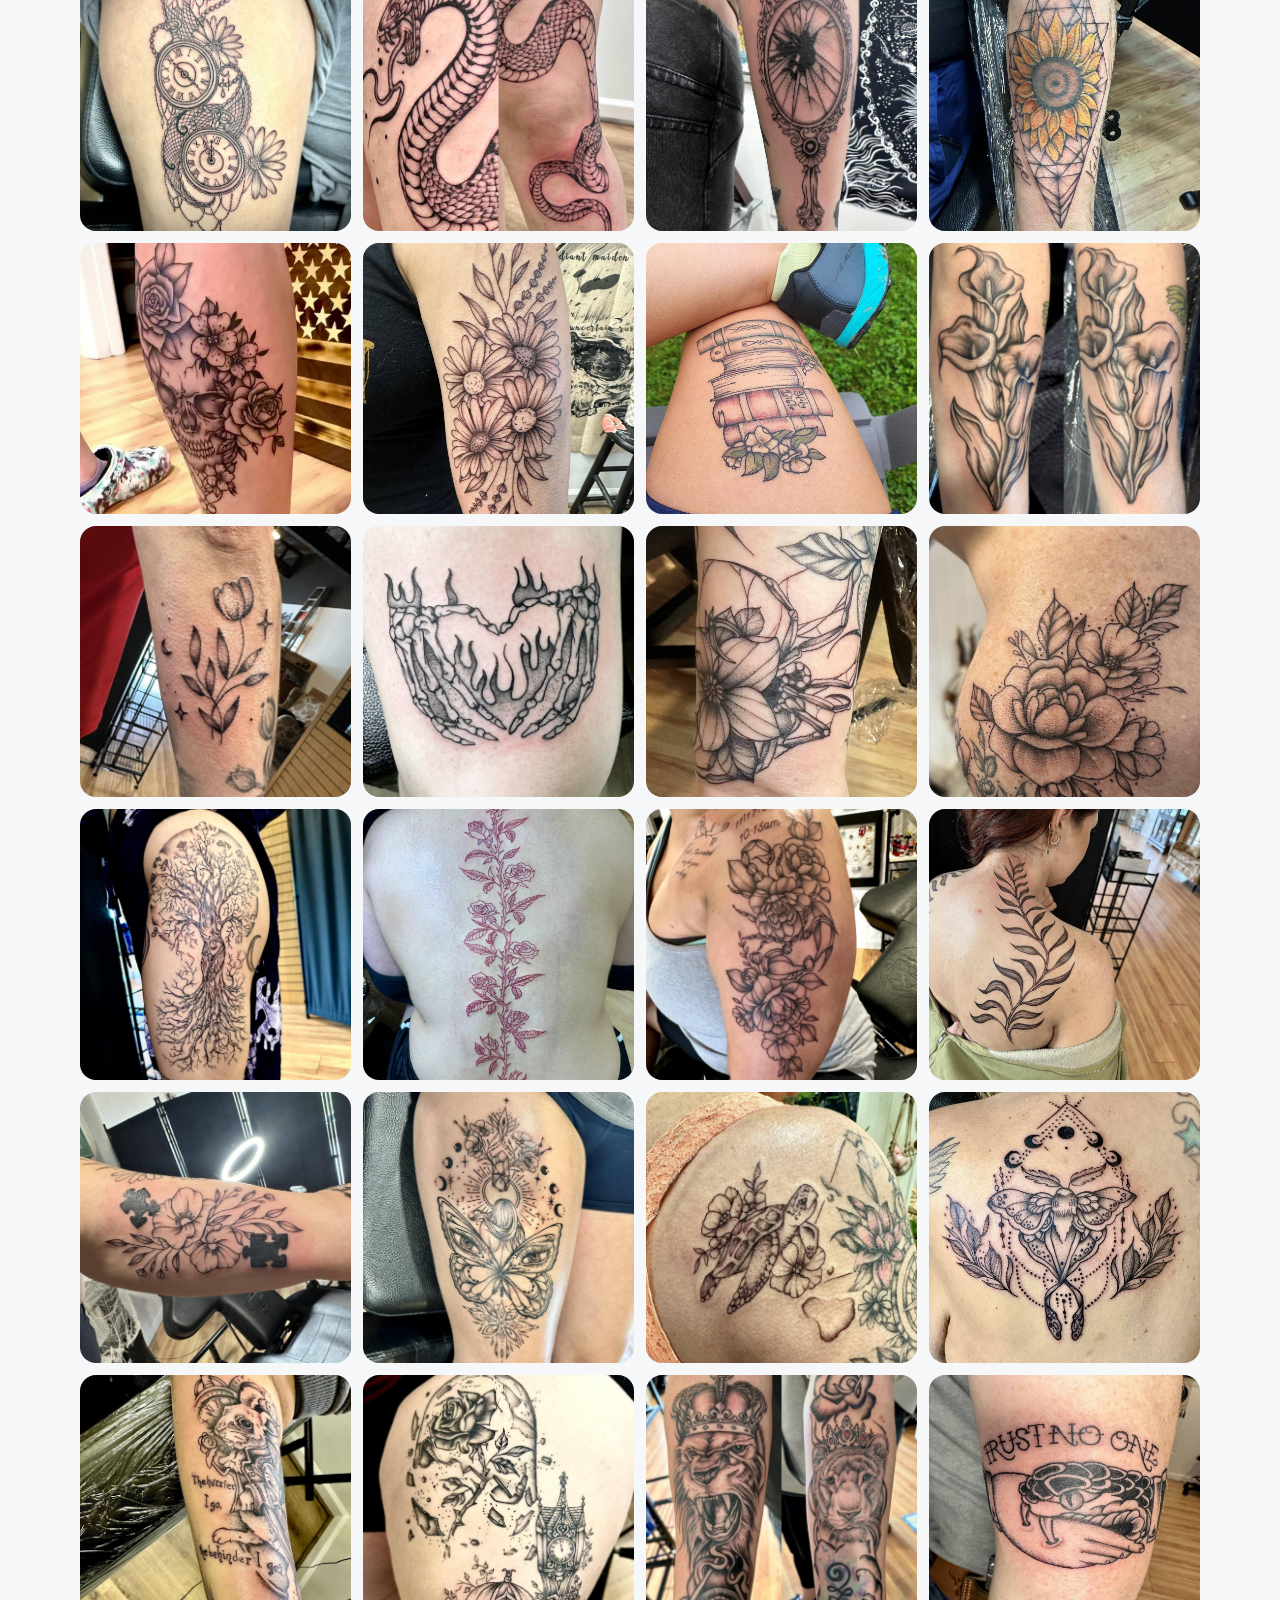
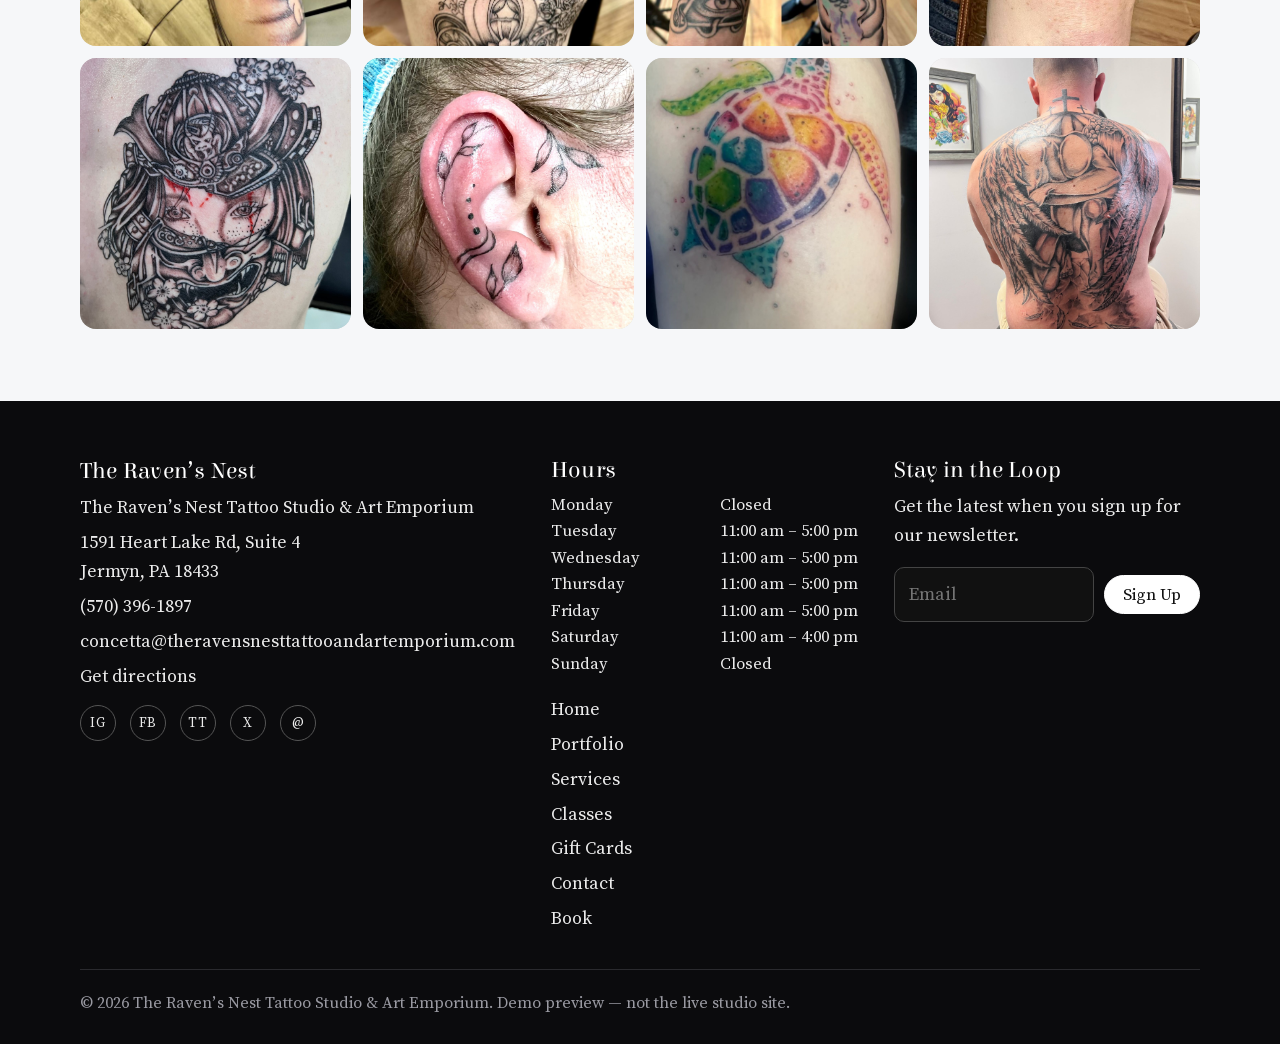
<file: gallery/index.html>
<!DOCTYPE html>
<html lang="en">
<head>
<meta charset="utf-8">
<meta name="viewport" content="width=device-width, initial-scale=1">
<title>Portfolio | The Raven&#x27;s Nest Tattoo Studio &amp; Art Emporium</title>
<meta name="description" content="Tattoo gallery by Concetta Raven Kilmer — custom floral, blackwork, realism, and more at The Raven&#x27;s Nest in Jermyn, PA.">
<meta property="og:title" content="Portfolio | The Raven&#x27;s Nest Tattoo Studio &amp; Art Emporium">
<meta property="og:description" content="Tattoo gallery by Concetta Raven Kilmer — custom floral, blackwork, realism, and more at The Raven&#x27;s Nest in Jermyn, PA.">
<meta property="og:type" content="website">
<link rel="icon" href="/favicon.ico" sizes="any">
<link rel="icon" type="image/png" sizes="32x32" href="/img/ui/favicon-32.png">
<link rel="apple-touch-icon" href="/apple-touch-icon.png">
<link rel="stylesheet" href="/css/site.css">
<meta name="robots" content="noindex,nofollow">
<meta http-equiv="Content-Security-Policy" content="default-src 'self' 'unsafe-inline' 'unsafe-eval' data: blob:; img-src 'self' data: blob: https://maps.googleapis.com https://maps.gstatic.com https://www.google.com https://maps.google.com; script-src 'self' 'unsafe-inline' 'unsafe-eval' https://maps.googleapis.com https://maps.gstatic.com; style-src 'self' 'unsafe-inline' https://fonts.googleapis.com; font-src 'self' data: https://fonts.gstatic.com; connect-src 'self' https://maps.googleapis.com https://maps.gstatic.com; form-action 'none'; frame-src https://www.google.com https://maps.google.com">
<script>/* demo guard: no outbound requests or form submissions */
(function(){var ok=function(u){try{return new URL(u,location.href).origin===location.origin}catch(e){return false}};
var f=window.fetch;window.fetch=function(u,o){var s=typeof u==='string'?u:(u&&u.url);if(!ok(s)||/admin-ajax|wp-json|demo-disabled/.test(s))return Promise.resolve(new Response('{}',{status:200}));return f.apply(this,arguments)};
var xo=XMLHttpRequest.prototype.open;XMLHttpRequest.prototype.open=function(m,u){this.__blk=!ok(u)||/admin-ajax|wp-json|demo-disabled/.test(u);return xo.apply(this,arguments)};
var xs=XMLHttpRequest.prototype.send;XMLHttpRequest.prototype.send=function(){if(this.__blk){try{this.abort()}catch(e){}return}return xs.apply(this,arguments)};
if(navigator.sendBeacon)navigator.sendBeacon=function(){return true};
document.addEventListener('submit',function(e){e.preventDefault();e.stopImmediatePropagation()},true);})();</script>

</head>
<body>
<header class="site-header">
  <div class="wrap header-inner">
    <a class="brand" href="/">
      <img src="/img/ui/logo-header.png" alt="The Raven’s Nest Tattoo Studio &amp; Art Emporium">
      <span class="brand-name">The Raven<span class="apos">’</span>s Nest<span class="tagline">Tattoo Studio &amp; Art Emporium</span></span>
    </a>
    <button class="nav-toggle" type="button" aria-expanded="false" aria-controls="site-nav" aria-label="Open menu"><span></span></button>
    <nav class="site-nav" id="site-nav">
      <a href="/">Home</a><a href="/gallery/" aria-current="page">Portfolio</a><a href="/services/">Services</a><a href="/classes/">Classes</a><a href="https://squareup.com/gift/ML3ZQBRSFE4Z5/order" target="_blank" rel="noopener">Gift Cards</a><a href="/contact/">Contact</a>
    </nav>
    <div class="header-actions">
      <a class="btn" href="https://www.theravensnesttattooandartemporium.com/s/appointments" target="_blank" rel="noopener">Book</a>
    </div>
  </div>
</header>
<main>

<section class="page-hero">
  <div class="wrap">
    <h1>Portfolio</h1>
    <p>Tattoo gallery by Concetta Raven Kilmer. Custom floral, blackwork, realism, and more at The Raven<span class="apos">’</span>s Nest in Jermyn, PA.</p>
  </div>
</section>
<section class="section" style="padding-top:12px">
  <div class="wrap">
    <div class="gallery-grid"><a href="/img/gallery/g00-IG_8.30.2023_64efd38fbb52f2.41621838.jpg"><img src="/img/gallery/g00-IG_8.30.2023_64efd38fbb52f2.41621838.jpg" alt="medusa tattoo" width="600" height="600" loading="lazy"></a><a href="/img/gallery/g01-IG_10.28.2024_671ff9b2ce0fa6.53525227.jpg"><img src="/img/gallery/g01-IG_10.28.2024_671ff9b2ce0fa6.53525227.jpg" alt="Floral Skull Leg Sleeve" width="600" height="600" loading="lazy"></a><a href="/img/gallery/g02-IG_10.28.2024_671ffa4511eda0.17882558.jpg"><img src="/img/gallery/g02-IG_10.28.2024_671ffa4511eda0.17882558.jpg" alt="Memorial Tattoo" width="600" height="600" loading="lazy"></a><a href="/img/gallery/g03-IG_7.7.2024_668b1853529bf3.27747050.jpg"><img src="/img/gallery/g03-IG_7.7.2024_668b1853529bf3.27747050.jpg" alt="Tattoo by Concetta Raven Kilmer" width="600" height="600" loading="lazy"></a><a href="/img/gallery/g04-IG_7.27.2023_64c2554ddedd27.38442634.jpg"><img src="/img/gallery/g04-IG_7.27.2023_64c2554ddedd27.38442634.jpg" alt="Tattoo by Concetta Raven Kilmer" width="600" height="600" loading="lazy"></a><a href="/img/gallery/g05-IG_5.31.2023_647732d597d4a5.90068270.jpg"><img src="/img/gallery/g05-IG_5.31.2023_647732d597d4a5.90068270.jpg" alt="Tattoo by Concetta Raven Kilmer" width="600" height="600" loading="lazy"></a><a href="/img/gallery/g06-IG_10.28.2024_671ffb2f112f26.55023669.jpg"><img src="/img/gallery/g06-IG_10.28.2024_671ffb2f112f26.55023669.jpg" alt="Custom Floral Tattoo" width="600" height="600" loading="lazy"></a><a href="/img/gallery/g07-IG_7.7.2024_668b1852d7d196.30015953.jpg"><img src="/img/gallery/g07-IG_7.7.2024_668b1852d7d196.30015953.jpg" alt="Tattoo by Concetta Raven Kilmer" width="600" height="600" loading="lazy"></a><a href="/img/gallery/g08-IG_5.31.2023_64773327a16251.47912199.jpg"><img src="/img/gallery/g08-IG_5.31.2023_64773327a16251.47912199.jpg" alt="Tattoo by Concetta Raven Kilmer" width="600" height="600" loading="lazy"></a><a href="/img/gallery/g09-IG_7.27.2023_64c2554d67a792.17055610.jpg"><img src="/img/gallery/g09-IG_7.27.2023_64c2554d67a792.17055610.jpg" alt="Sphynx Cat Tattoo" width="600" height="600" loading="lazy"></a><a href="/img/gallery/g10-IG_7.27.2023_64c2554c8e8028.53670286.jpg"><img src="/img/gallery/g10-IG_7.27.2023_64c2554c8e8028.53670286.jpg" alt="Tattoo by Concetta Raven Kilmer" width="600" height="600" loading="lazy"></a><a href="/img/gallery/g11-dragon_red_1708467969.jpg"><img src="/img/gallery/g11-dragon_red_1708467969.jpg" alt="Tattoo by Concetta Raven Kilmer" width="600" height="600" loading="lazy"></a><a href="/img/gallery/g12-IG_7.27.2023_64c2554c96e558.41353955.jpg"><img src="/img/gallery/g12-IG_7.27.2023_64c2554c96e558.41353955.jpg" alt="Tattoo by Concetta Raven Kilmer" width="600" height="600" loading="lazy"></a><a href="/img/gallery/g13-IG_7.27.2023_64c2554cc961b4.91105197.jpg"><img src="/img/gallery/g13-IG_7.27.2023_64c2554cc961b4.91105197.jpg" alt="Tattoo by Concetta Raven Kilmer" width="600" height="600" loading="lazy"></a><a href="/img/gallery/g14-sunflower_1708467971.jpg"><img src="/img/gallery/g14-sunflower_1708467971.jpg" alt="Tattoo by Concetta Raven Kilmer" width="600" height="600" loading="lazy"></a><a href="/img/gallery/g15-IG_7.27.2023_64c2554d2a7fa4.33621857.jpg"><img src="/img/gallery/g15-IG_7.27.2023_64c2554d2a7fa4.33621857.jpg" alt="Tattoo by Concetta Raven Kilmer" width="600" height="600" loading="lazy"></a><a href="/img/gallery/g16-IG_7.27.2023_64c2554d1323c3.13632852.jpg"><img src="/img/gallery/g16-IG_7.27.2023_64c2554d1323c3.13632852.jpg" alt="Tattoo by Concetta Raven Kilmer" width="600" height="600" loading="lazy"></a><a href="/img/gallery/g17-IG_7.27.2023_64c2554cc56321.26756145.jpg"><img src="/img/gallery/g17-IG_7.27.2023_64c2554cc56321.26756145.jpg" alt="Tattoo by Concetta Raven Kilmer" width="600" height="600" loading="lazy"></a><a href="/img/gallery/g18-IG_7.27.2023_64c2554d41b317.08996866.jpg"><img src="/img/gallery/g18-IG_7.27.2023_64c2554d41b317.08996866.jpg" alt="Tattoo by Concetta Raven Kilmer" width="600" height="600" loading="lazy"></a><a href="/img/gallery/g19-IG_7.27.2023_64c2554d8b61a1.81658184.jpg"><img src="/img/gallery/g19-IG_7.27.2023_64c2554d8b61a1.81658184.jpg" alt="Tattoo by Concetta Raven Kilmer" width="600" height="600" loading="lazy"></a><a href="/img/gallery/g20-IG_7.27.2023_64c2554d9f02c8.88193964.jpg"><img src="/img/gallery/g20-IG_7.27.2023_64c2554d9f02c8.88193964.jpg" alt="Tattoo Modification - Reworked" width="600" height="600" loading="lazy"></a><a href="/img/gallery/g21-IG_7.27.2023_64c2554da1d356.59860520.jpg"><img src="/img/gallery/g21-IG_7.27.2023_64c2554da1d356.59860520.jpg" alt="Floral Blackwork Shoulder Piece" width="600" height="600" loading="lazy"></a><a href="/img/gallery/g22-IG_7.27.2023_64c2554e08af05.93842174.jpg"><img src="/img/gallery/g22-IG_7.27.2023_64c2554e08af05.93842174.jpg" alt="Stitch Tattoo - Disney Tattoo" width="600" height="600" loading="lazy"></a><a href="/img/gallery/g23-IG_7.27.2023_64c2554e23a948.85982810.jpg"><img src="/img/gallery/g23-IG_7.27.2023_64c2554e23a948.85982810.jpg" alt="Blackwork Floral Tattoo" width="600" height="600" loading="lazy"></a><a href="/img/gallery/g24-IG_8.30.2023_64efd38f59ff04.64913427.jpg"><img src="/img/gallery/g24-IG_8.30.2023_64efd38f59ff04.64913427.jpg" alt="Floral Hip Blackwork Tattoo" width="600" height="600" loading="lazy"></a><a href="/img/gallery/g25-IG_8.30.2023_64efd38f751fd8.08775552.jpg"><img src="/img/gallery/g25-IG_8.30.2023_64efd38f751fd8.08775552.jpg" alt="Mental Health Awareness Tattoo" width="600" height="600" loading="lazy"></a><a href="/img/gallery/g26-IG_8.30.2023_64efd38f610a78.19898000.jpg"><img src="/img/gallery/g26-IG_8.30.2023_64efd38f610a78.19898000.jpg" alt="Patriotic Eagle Tattoo" width="600" height="600" loading="lazy"></a><a href="/img/gallery/g27-IG_8.30.2023_64efd38f906b40.57406477.jpg"><img src="/img/gallery/g27-IG_8.30.2023_64efd38f906b40.57406477.jpg" alt="Watercolor Rose Tattoo" width="600" height="600" loading="lazy"></a><a href="/img/gallery/g28-IG_8.30.2023_64efd38fd37809.37421585.jpg"><img src="/img/gallery/g28-IG_8.30.2023_64efd38fd37809.37421585.jpg" alt="Blackwork Floral Tattoo" width="600" height="600" loading="lazy"></a><a href="/img/gallery/g29-turtle_1708467971.jpg"><img src="/img/gallery/g29-turtle_1708467971.jpg" alt="Tattoo by Concetta Raven Kilmer" width="600" height="600" loading="lazy"></a><a href="/img/gallery/g30-car_book_1708467969.jpg"><img src="/img/gallery/g30-car_book_1708467969.jpg" alt="Tattoo by Concetta Raven Kilmer" width="600" height="600" loading="lazy"></a><a href="/img/gallery/g31-octopus_1708467969.jpg"><img src="/img/gallery/g31-octopus_1708467969.jpg" alt="Tattoo by Concetta Raven Kilmer" width="600" height="600" loading="lazy"></a><a href="/img/gallery/g32-sphynx_1708467969.jpg"><img src="/img/gallery/g32-sphynx_1708467969.jpg" alt="Tattoo by Concetta Raven Kilmer" width="600" height="600" loading="lazy"></a><a href="/img/gallery/g33-fern_1708467970.jpg"><img src="/img/gallery/g33-fern_1708467970.jpg" alt="Tattoo by Concetta Raven Kilmer" width="600" height="600" loading="lazy"></a><a href="/img/gallery/g34-raptor_1708467970.jpg"><img src="/img/gallery/g34-raptor_1708467970.jpg" alt="Tattoo by Concetta Raven Kilmer" width="600" height="600" loading="lazy"></a><a href="/img/gallery/g35-lilac_1708467970.jpg"><img src="/img/gallery/g35-lilac_1708467970.jpg" alt="Tattoo by Concetta Raven Kilmer" width="600" height="600" loading="lazy"></a><a href="/img/gallery/g36-medusa_whip_1708467970.jpg"><img src="/img/gallery/g36-medusa_whip_1708467970.jpg" alt="Tattoo by Concetta Raven Kilmer" width="600" height="600" loading="lazy"></a><a href="/img/gallery/g37-family2024_1708467970.jpg"><img src="/img/gallery/g37-family2024_1708467970.jpg" alt="Tattoo by Concetta Raven Kilmer" width="600" height="600" loading="lazy"></a><a href="/img/gallery/g38-IG_7.7.2024_668b1a12a27ca6.09758067.jpg"><img src="/img/gallery/g38-IG_7.7.2024_668b1a12a27ca6.09758067.jpg" alt="Tattoo by Concetta Raven Kilmer" width="600" height="600" loading="lazy"></a><a href="/img/gallery/g39-planets_1708467970.jpg"><img src="/img/gallery/g39-planets_1708467970.jpg" alt="Tattoo by Concetta Raven Kilmer" width="600" height="600" loading="lazy"></a><a href="/img/gallery/g40-lace_clock_1708467971.jpg"><img src="/img/gallery/g40-lace_clock_1708467971.jpg" alt="Tattoo by Concetta Raven Kilmer" width="600" height="600" loading="lazy"></a><a href="/img/gallery/g41-snake_1708467971.jpg"><img src="/img/gallery/g41-snake_1708467971.jpg" alt="Tattoo by Concetta Raven Kilmer" width="600" height="600" loading="lazy"></a><a href="/img/gallery/g42-mirror_1708467971.jpg"><img src="/img/gallery/g42-mirror_1708467971.jpg" alt="Tattoo by Concetta Raven Kilmer" width="600" height="600" loading="lazy"></a><a href="/img/gallery/g43-IG_7.7.2024_668b18530445a2.60935940.jpg"><img src="/img/gallery/g43-IG_7.7.2024_668b18530445a2.60935940.jpg" alt="Tattoo by Concetta Raven Kilmer" width="600" height="600" loading="lazy"></a><a href="/img/gallery/g44-IG_7.7.2024_668b1852eaf001.53762001.jpg"><img src="/img/gallery/g44-IG_7.7.2024_668b1852eaf001.53762001.jpg" alt="Tattoo by Concetta Raven Kilmer" width="600" height="600" loading="lazy"></a><a href="/img/gallery/g45-IG_7.7.2024_668b185311cbb0.18094164.jpg"><img src="/img/gallery/g45-IG_7.7.2024_668b185311cbb0.18094164.jpg" alt="Tattoo by Concetta Raven Kilmer" width="600" height="600" loading="lazy"></a><a href="/img/gallery/g46-IG_7.7.2024_668b1852e99ec0.78827137.jpg"><img src="/img/gallery/g46-IG_7.7.2024_668b1852e99ec0.78827137.jpg" alt="Tattoo by Concetta Raven Kilmer" width="600" height="600" loading="lazy"></a><a href="/img/gallery/g47-IG_7.7.2024_668b185325ab77.50729163.jpg"><img src="/img/gallery/g47-IG_7.7.2024_668b185325ab77.50729163.jpg" alt="Tattoo by Concetta Raven Kilmer" width="600" height="600" loading="lazy"></a><a href="/img/gallery/g48-IG_7.7.2024_668b1853290838.89297455.jpg"><img src="/img/gallery/g48-IG_7.7.2024_668b1853290838.89297455.jpg" alt="Tattoo by Concetta Raven Kilmer" width="600" height="600" loading="lazy"></a><a href="/img/gallery/g49-IG_7.7.2024_668b1853189c06.14478204.jpg"><img src="/img/gallery/g49-IG_7.7.2024_668b1853189c06.14478204.jpg" alt="Tattoo by Concetta Raven Kilmer" width="600" height="600" loading="lazy"></a><a href="/img/gallery/g50-IG_7.7.2024_668b18535470c8.22567330.jpg"><img src="/img/gallery/g50-IG_7.7.2024_668b18535470c8.22567330.jpg" alt="Tattoo by Concetta Raven Kilmer" width="600" height="600" loading="lazy"></a><a href="/img/gallery/g51-IG_7.7.2024_668b1852c7cc59.77560846.jpg"><img src="/img/gallery/g51-IG_7.7.2024_668b1852c7cc59.77560846.jpg" alt="Tattoo by Concetta Raven Kilmer" width="600" height="600" loading="lazy"></a><a href="/img/gallery/g52-IG_7.7.2024_668b18531f6201.67120468.jpg"><img src="/img/gallery/g52-IG_7.7.2024_668b18531f6201.67120468.jpg" alt="Tattoo by Concetta Raven Kilmer" width="600" height="600" loading="lazy"></a><a href="/img/gallery/g53-IG_7.7.2024_668b18530ec699.06438332.jpg"><img src="/img/gallery/g53-IG_7.7.2024_668b18530ec699.06438332.jpg" alt="Tattoo by Concetta Raven Kilmer" width="600" height="600" loading="lazy"></a><a href="/img/gallery/g54-IG_7.7.2024_668b18532fb3b4.06552951.jpg"><img src="/img/gallery/g54-IG_7.7.2024_668b18532fb3b4.06552951.jpg" alt="Tattoo by Concetta Raven Kilmer" width="600" height="600" loading="lazy"></a><a href="/img/gallery/g55-IG_7.7.2024_668b18532a6774.58803004.jpg"><img src="/img/gallery/g55-IG_7.7.2024_668b18532a6774.58803004.jpg" alt="Tattoo by Concetta Raven Kilmer" width="600" height="600" loading="lazy"></a><a href="/img/gallery/g56-IG_7.7.2024_668b1853462749.36151048.jpg"><img src="/img/gallery/g56-IG_7.7.2024_668b1853462749.36151048.jpg" alt="Tattoo by Concetta Raven Kilmer" width="600" height="600" loading="lazy"></a><a href="/img/gallery/g57-IG_7.7.2024_668b18533deeb4.07701957.jpg"><img src="/img/gallery/g57-IG_7.7.2024_668b18533deeb4.07701957.jpg" alt="Tattoo by Concetta Raven Kilmer" width="600" height="600" loading="lazy"></a><a href="/img/gallery/g58-IG_7.7.2024_668b18535f7d60.90326342.jpg"><img src="/img/gallery/g58-IG_7.7.2024_668b18535f7d60.90326342.jpg" alt="Tattoo by Concetta Raven Kilmer" width="600" height="600" loading="lazy"></a><a href="/img/gallery/g59-IG_7.7.2024_668b1853090ca8.51304946.jpg"><img src="/img/gallery/g59-IG_7.7.2024_668b1853090ca8.51304946.jpg" alt="Tattoo by Concetta Raven Kilmer" width="600" height="600" loading="lazy"></a><a href="/img/gallery/g60-IG_7.7.2024_668b18537038e4.10127851.jpg"><img src="/img/gallery/g60-IG_7.7.2024_668b18537038e4.10127851.jpg" alt="Tattoo by Concetta Raven Kilmer" width="600" height="600" loading="lazy"></a><a href="/img/gallery/g61-IG_7.7.2024_668b1853796550.12002460.jpg"><img src="/img/gallery/g61-IG_7.7.2024_668b1853796550.12002460.jpg" alt="Tattoo by Concetta Raven Kilmer" width="600" height="600" loading="lazy"></a><a href="/img/gallery/g62-IG_7.7.2024_668b18532ff4b5.24922951.jpg"><img src="/img/gallery/g62-IG_7.7.2024_668b18532ff4b5.24922951.jpg" alt="Tattoo by Concetta Raven Kilmer" width="600" height="600" loading="lazy"></a><a href="/img/gallery/g63-IG_7.7.2024_668b185371d092.25072880.jpg"><img src="/img/gallery/g63-IG_7.7.2024_668b185371d092.25072880.jpg" alt="Tattoo by Concetta Raven Kilmer" width="600" height="600" loading="lazy"></a><a href="/img/gallery/gx0-hennya_1677347612.jpg"><img src="/img/gallery/gx0-hennya_1677347612.jpg" alt="Japanese-style warrior tattoo" width="600" height="600" loading="lazy"></a><a href="/img/gallery/gx1-ear_tattoo_1677347609.jpg"><img src="/img/gallery/gx1-ear_tattoo_1677347609.jpg" alt="Ear and behind-the-ear leaf tattoo" width="600" height="600" loading="lazy"></a><a href="/img/gallery/gx2-IMG_0732_1651526853.jpg"><img src="/img/gallery/gx2-IMG_0732_1651526853.jpg" alt="Color watercolor turtle tattoo" width="600" height="600" loading="lazy"></a><a href="/img/gallery/gx3-angel_back_piece_1677347789.jpg"><img src="/img/gallery/gx3-angel_back_piece_1677347789.jpg" alt="Angel back-piece tattoo" width="600" height="600" loading="lazy"></a></div>
  </div>
</section>
<div class="lightbox" role="dialog" aria-label="Enlarged tattoo photo"><button type="button" aria-label="Close">&times;</button><img alt=""></div>

</main>
<footer class="site-footer">
  <div class="wrap footer-grid">
    <div class="nap">
      <h3>The Raven<span class="apos">’</span>s Nest</h3>
      <p>The Raven<span class="apos">’</span>s Nest Tattoo Studio &amp; Art Emporium</p>
      <p>1591 Heart Lake Rd, Suite 4<br>Jermyn, PA 18433</p>
      <p><a href="tel:+15703961897">(570) 396-1897</a></p>
      <p><a href="mailto:concetta@theravensnesttattooandartemporium.com">concetta@theravensnesttattooandartemporium.com</a></p>
      <p><a href="https://www.google.com/maps/dir/?api=1&destination=1591+Heart+Lake+Rd+Suite+4+Jermyn+PA+18433" target="_blank" rel="noopener">Get directions</a></p>
      <div class="social">
        <a href="https://www.instagram.com/ravensnesttattooandartemporium" target="_blank" rel="noopener" aria-label="Instagram">IG</a>
        <a href="https://www.facebook.com/ravensnesttattooartist" target="_blank" rel="noopener" aria-label="Facebook">FB</a>
        <a href="https://www.tiktok.com/@ravensnesttattoo" target="_blank" rel="noopener" aria-label="TikTok">TT</a>
        <a href="https://twitter.com/tattoo_nest" target="_blank" rel="noopener" aria-label="X (Twitter)">X</a>
        <a href="mailto:concetta@theravensnesttattooandartemporium.com" aria-label="Email">@</a>
      </div>
    </div>
    <div>
      <h3>Hours</h3>
      <div class="footer-hours"><span>Monday</span><span>Closed</span><span>Tuesday</span><span>11:00 am – 5:00 pm</span><span>Wednesday</span><span>11:00 am – 5:00 pm</span><span>Thursday</span><span>11:00 am – 5:00 pm</span><span>Friday</span><span>11:00 am – 5:00 pm</span><span>Saturday</span><span>11:00 am – 4:00 pm</span><span>Sunday</span><span>Closed</span></div>
      <nav class="footer-nav" style="margin-top:18px" aria-label="Footer">
        <a href="/">Home</a><a href="/gallery/">Portfolio</a><a href="/services/">Services</a><a href="/classes/">Classes</a><a href="https://squareup.com/gift/ML3ZQBRSFE4Z5/order" target=_blank rel=noopener>Gift Cards</a><a href="/contact/">Contact</a>
        <a href="https://www.theravensnesttattooandartemporium.com/s/appointments" target="_blank" rel="noopener">Book</a>
      </nav>
    </div>
    <div>
      <h3>Stay in the Loop</h3>
      <p>Get the latest when you sign up for our newsletter.</p>
      <form class="news" action="#" method="post">
        <label for="footer-email" class="visually-hidden" style="position:absolute;left:-9999px">Email</label>
        <input id="footer-email" name="email" type="email" placeholder="Email" required>
        <button class="btn" type="submit">Sign Up</button>
        <p class="demo-note">This is a demo preview, so the form doesn't send.</p>
      </form>
    </div>
  </div>
  <div class="wrap copyright">© 2026 The Raven<span class="apos">’</span>s Nest Tattoo Studio &amp; Art Emporium. Demo preview — not the live studio site.</div>
</footer>
<script src="/js/site.js" defer></script>

<!-- ===== Demo additions (Nordic Greens animation preview) ===== -->
<style id="demo-additions">
#demo-preview-pill{position:fixed;left:14px;bottom:14px;z-index:2147483000;font:600 11px/1 system-ui,-apple-system,Segoe UI,Roboto,sans-serif;letter-spacing:.06em;text-transform:uppercase;color:#fff;background:rgba(17,17,17,.72);border:1px solid rgba(255,255,255,.25);padding:7px 11px;border-radius:999px;pointer-events:none;backdrop-filter:blur(4px);-webkit-backdrop-filter:blur(4px);}
.site-header{z-index:8;}
</style>
<div id="demo-preview-pill" aria-label="Demo preview, not the official site">Demo preview</div>
<canvas id="raven-demo" aria-hidden="true" style="position:fixed;inset:0;width:100%;height:100%;display:block;background:transparent;pointer-events:none;z-index:7;"></canvas>
<script src="/raven.js" defer></script>

</body>
</html>
</file>
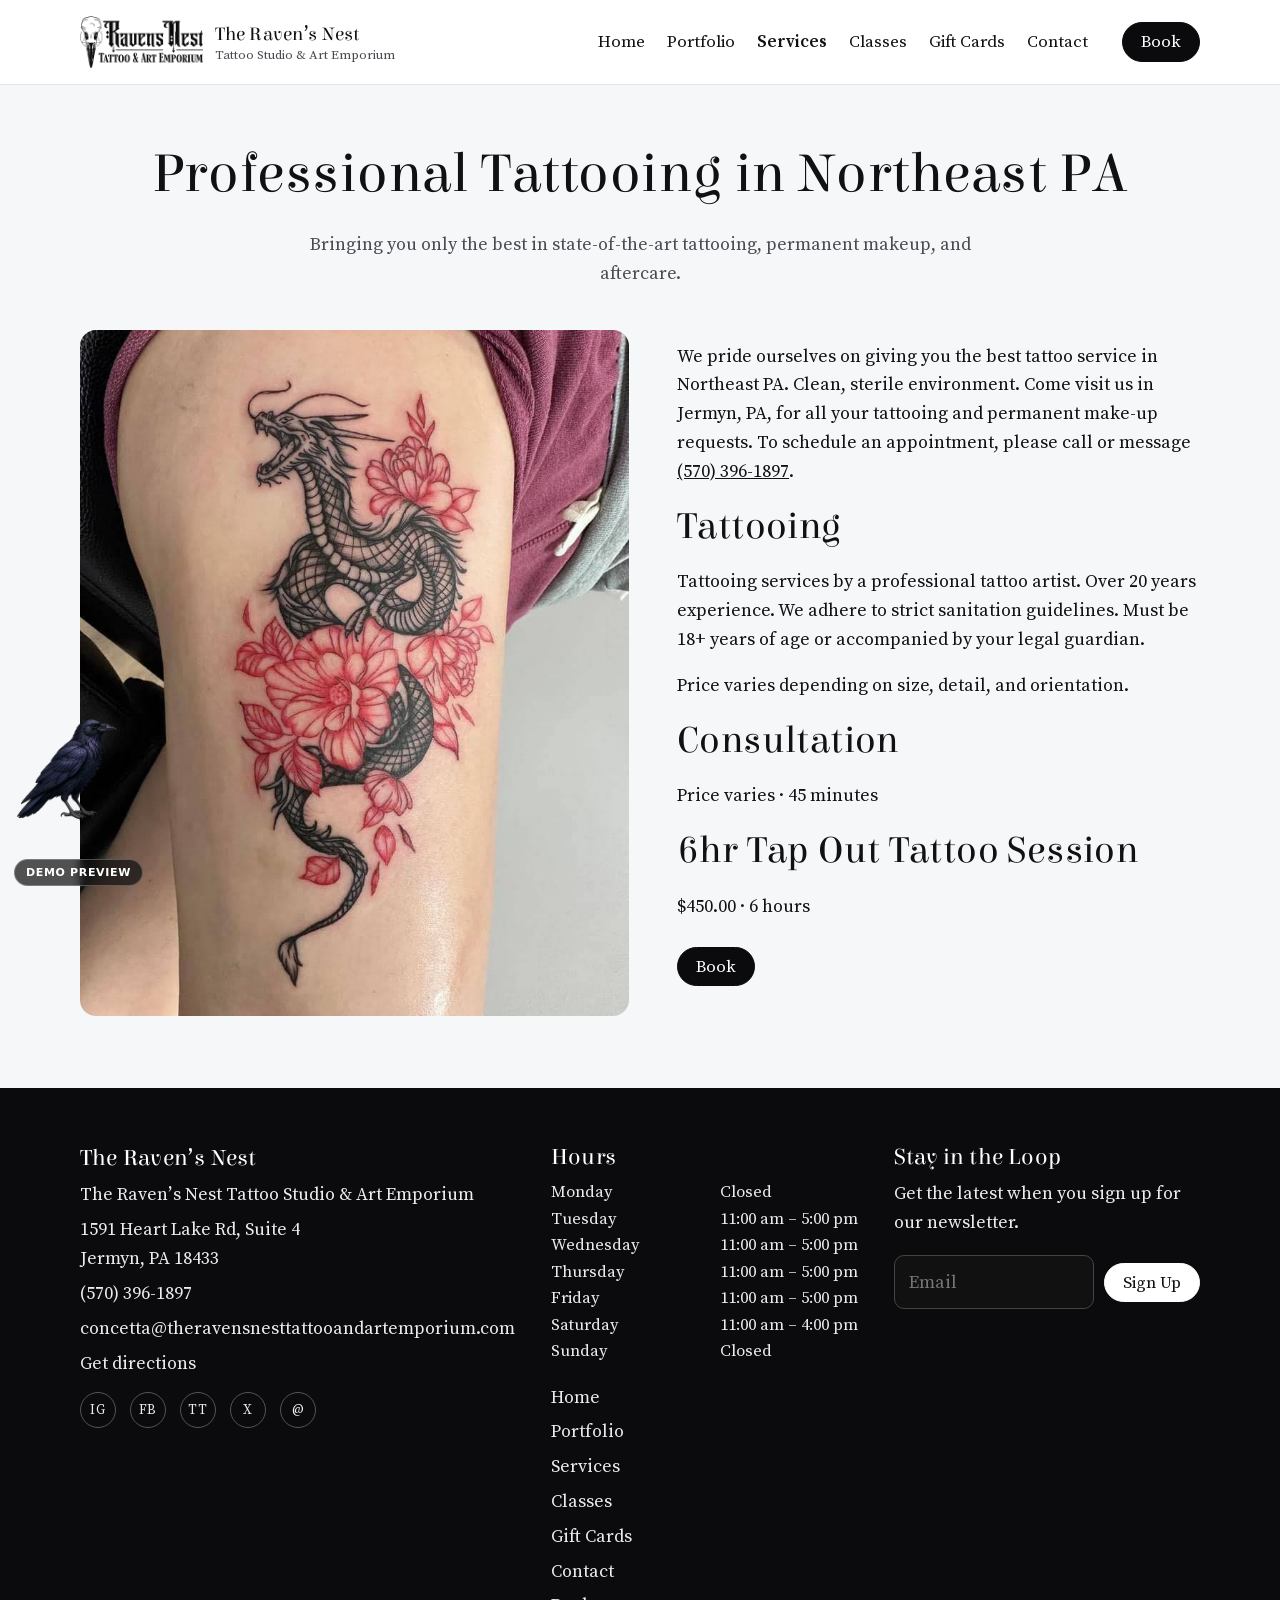
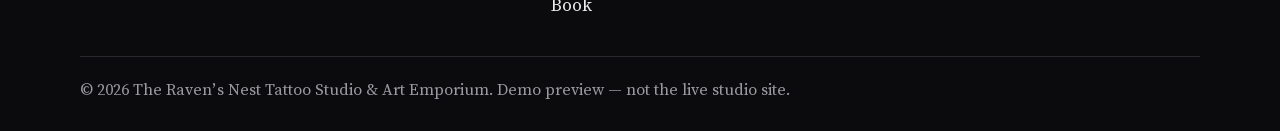
<file: services/index.html>
<!DOCTYPE html>
<html lang="en">
<head>
<meta charset="utf-8">
<meta name="viewport" content="width=device-width, initial-scale=1">
<title>Professional Tattooing in Northeast PA | The Raven&#x27;s Nest</title>
<meta name="description" content="The best tattoo service in Northeast PA. Clean, sterile studio in Jermyn for tattooing and permanent make-up. Over 20 years experience.">
<meta property="og:title" content="Professional Tattooing in Northeast PA | The Raven&#x27;s Nest">
<meta property="og:description" content="The best tattoo service in Northeast PA. Clean, sterile studio in Jermyn for tattooing and permanent make-up. Over 20 years experience.">
<meta property="og:type" content="website">
<link rel="icon" href="/favicon.ico" sizes="any">
<link rel="icon" type="image/png" sizes="32x32" href="/img/ui/favicon-32.png">
<link rel="apple-touch-icon" href="/apple-touch-icon.png">
<link rel="stylesheet" href="/css/site.css">
<meta name="robots" content="noindex,nofollow">
<meta http-equiv="Content-Security-Policy" content="default-src 'self' 'unsafe-inline' 'unsafe-eval' data: blob:; img-src 'self' data: blob: https://maps.googleapis.com https://maps.gstatic.com https://www.google.com https://maps.google.com; script-src 'self' 'unsafe-inline' 'unsafe-eval' https://maps.googleapis.com https://maps.gstatic.com; style-src 'self' 'unsafe-inline' https://fonts.googleapis.com; font-src 'self' data: https://fonts.gstatic.com; connect-src 'self' https://maps.googleapis.com https://maps.gstatic.com; form-action 'none'; frame-src https://www.google.com https://maps.google.com">
<script>/* demo guard: no outbound requests or form submissions */
(function(){var ok=function(u){try{return new URL(u,location.href).origin===location.origin}catch(e){return false}};
var f=window.fetch;window.fetch=function(u,o){var s=typeof u==='string'?u:(u&&u.url);if(!ok(s)||/admin-ajax|wp-json|demo-disabled/.test(s))return Promise.resolve(new Response('{}',{status:200}));return f.apply(this,arguments)};
var xo=XMLHttpRequest.prototype.open;XMLHttpRequest.prototype.open=function(m,u){this.__blk=!ok(u)||/admin-ajax|wp-json|demo-disabled/.test(u);return xo.apply(this,arguments)};
var xs=XMLHttpRequest.prototype.send;XMLHttpRequest.prototype.send=function(){if(this.__blk){try{this.abort()}catch(e){}return}return xs.apply(this,arguments)};
if(navigator.sendBeacon)navigator.sendBeacon=function(){return true};
document.addEventListener('submit',function(e){e.preventDefault();e.stopImmediatePropagation()},true);})();</script>

</head>
<body>
<header class="site-header">
  <div class="wrap header-inner">
    <a class="brand" href="/">
      <img src="/img/ui/logo-header.png" alt="The Raven’s Nest Tattoo Studio &amp; Art Emporium">
      <span class="brand-name">The Raven<span class="apos">’</span>s Nest<span class="tagline">Tattoo Studio &amp; Art Emporium</span></span>
    </a>
    <button class="nav-toggle" type="button" aria-expanded="false" aria-controls="site-nav" aria-label="Open menu"><span></span></button>
    <nav class="site-nav" id="site-nav">
      <a href="/">Home</a><a href="/gallery/">Portfolio</a><a href="/services/" aria-current="page">Services</a><a href="/classes/">Classes</a><a href="https://squareup.com/gift/ML3ZQBRSFE4Z5/order" target="_blank" rel="noopener">Gift Cards</a><a href="/contact/">Contact</a>
    </nav>
    <div class="header-actions">
      <a class="btn" href="https://www.theravensnesttattooandartemporium.com/s/appointments" target="_blank" rel="noopener">Book</a>
    </div>
  </div>
</header>
<main>

<section class="page-hero">
  <div class="wrap">
    <h1>Professional Tattooing in Northeast PA</h1>
    <p>Bringing you only the best in state-of-the-art tattooing, permanent makeup, and aftercare.</p>
  </div>
</section>
<section class="section" style="padding-top:12px">
  <div class="wrap split">
    <img src="/img/hero/services-dragon.jpg" alt="Red and black dragon and peony tattoo">
    <div>
      <p>We pride ourselves on giving you the best tattoo service in Northeast PA. Clean, sterile environment. Come visit us in Jermyn, PA, for all your tattooing and permanent make-up requests. To schedule an appointment, please call or message <a href="tel:+15703961897">(570) 396-1897</a>.</p>
      <h2>Tattooing</h2>
      <p>Tattooing services by a professional tattoo artist. Over 20 years experience. We adhere to strict sanitation guidelines. Must be 18+ years of age or accompanied by your legal guardian.</p>
      <p>Price varies depending on size, detail, and orientation.</p>
      <h2>Consultation</h2>
      <p>Price varies · 45 minutes</p>
      <h2>6hr Tap Out Tattoo Session</h2>
      <p>$450.00 · 6 hours</p>
      <p style="margin-top:1.5em"><a class="btn" href="https://www.theravensnesttattooandartemporium.com/s/appointments" target="_blank" rel="noopener">Book</a></p>
    </div>
  </div>
</section>

</main>
<footer class="site-footer">
  <div class="wrap footer-grid">
    <div class="nap">
      <h3>The Raven<span class="apos">’</span>s Nest</h3>
      <p>The Raven<span class="apos">’</span>s Nest Tattoo Studio &amp; Art Emporium</p>
      <p>1591 Heart Lake Rd, Suite 4<br>Jermyn, PA 18433</p>
      <p><a href="tel:+15703961897">(570) 396-1897</a></p>
      <p><a href="mailto:concetta@theravensnesttattooandartemporium.com">concetta@theravensnesttattooandartemporium.com</a></p>
      <p><a href="https://www.google.com/maps/dir/?api=1&destination=1591+Heart+Lake+Rd+Suite+4+Jermyn+PA+18433" target="_blank" rel="noopener">Get directions</a></p>
      <div class="social">
        <a href="https://www.instagram.com/ravensnesttattooandartemporium" target="_blank" rel="noopener" aria-label="Instagram">IG</a>
        <a href="https://www.facebook.com/ravensnesttattooartist" target="_blank" rel="noopener" aria-label="Facebook">FB</a>
        <a href="https://www.tiktok.com/@ravensnesttattoo" target="_blank" rel="noopener" aria-label="TikTok">TT</a>
        <a href="https://twitter.com/tattoo_nest" target="_blank" rel="noopener" aria-label="X (Twitter)">X</a>
        <a href="mailto:concetta@theravensnesttattooandartemporium.com" aria-label="Email">@</a>
      </div>
    </div>
    <div>
      <h3>Hours</h3>
      <div class="footer-hours"><span>Monday</span><span>Closed</span><span>Tuesday</span><span>11:00 am – 5:00 pm</span><span>Wednesday</span><span>11:00 am – 5:00 pm</span><span>Thursday</span><span>11:00 am – 5:00 pm</span><span>Friday</span><span>11:00 am – 5:00 pm</span><span>Saturday</span><span>11:00 am – 4:00 pm</span><span>Sunday</span><span>Closed</span></div>
      <nav class="footer-nav" style="margin-top:18px" aria-label="Footer">
        <a href="/">Home</a><a href="/gallery/">Portfolio</a><a href="/services/">Services</a><a href="/classes/">Classes</a><a href="https://squareup.com/gift/ML3ZQBRSFE4Z5/order" target=_blank rel=noopener>Gift Cards</a><a href="/contact/">Contact</a>
        <a href="https://www.theravensnesttattooandartemporium.com/s/appointments" target="_blank" rel="noopener">Book</a>
      </nav>
    </div>
    <div>
      <h3>Stay in the Loop</h3>
      <p>Get the latest when you sign up for our newsletter.</p>
      <form class="news" action="#" method="post">
        <label for="footer-email" class="visually-hidden" style="position:absolute;left:-9999px">Email</label>
        <input id="footer-email" name="email" type="email" placeholder="Email" required>
        <button class="btn" type="submit">Sign Up</button>
        <p class="demo-note">This is a demo preview, so the form doesn't send.</p>
      </form>
    </div>
  </div>
  <div class="wrap copyright">© 2026 The Raven<span class="apos">’</span>s Nest Tattoo Studio &amp; Art Emporium. Demo preview — not the live studio site.</div>
</footer>
<script src="/js/site.js" defer></script>

<!-- ===== Demo additions (Nordic Greens animation preview) ===== -->
<style id="demo-additions">
#demo-preview-pill{position:fixed;left:14px;bottom:14px;z-index:2147483000;font:600 11px/1 system-ui,-apple-system,Segoe UI,Roboto,sans-serif;letter-spacing:.06em;text-transform:uppercase;color:#fff;background:rgba(17,17,17,.72);border:1px solid rgba(255,255,255,.25);padding:7px 11px;border-radius:999px;pointer-events:none;backdrop-filter:blur(4px);-webkit-backdrop-filter:blur(4px);}
.site-header{z-index:8;}
</style>
<div id="demo-preview-pill" aria-label="Demo preview, not the official site">Demo preview</div>
<canvas id="raven-demo" aria-hidden="true" style="position:fixed;inset:0;width:100%;height:100%;display:block;background:transparent;pointer-events:none;z-index:7;"></canvas>
<script src="/raven.js" defer></script>

</body>
</html>
</file>
<file: css/site.css>
@font-face{font-family:"Elsie";src:url("/fonts/Elsie-Regular.ttf") format("truetype");font-weight:400;font-style:normal;font-display:swap}
@font-face{font-family:"Elsie";src:url("/fonts/Elsie-Black.ttf") format("truetype");font-weight:900;font-style:normal;font-display:swap}
@font-face{font-family:"Source Serif Pro";src:url("/fonts/SourceSerifPro-Regular.ttf") format("truetype");font-weight:400;font-style:normal;font-display:swap}
@font-face{font-family:"Source Serif Pro";src:url("/fonts/SourceSerifPro-It.ttf") format("truetype");font-weight:400;font-style:italic;font-display:swap}
@font-face{font-family:"Source Serif Pro";src:url("/fonts/SourceSerifPro-Semibold.ttf") format("truetype");font-weight:600;font-style:normal;font-display:swap}
@font-face{font-family:"Source Serif Pro";src:url("/fonts/SourceSerifPro-Bold.ttf") format("truetype");font-weight:700;font-style:normal;font-display:swap}

:root{
  --ink:#111114;
  --muted:#4a4a52;
  --paper:#f6f7f9;
  --white:#fff;
  --black:#0b0b0d;
  --line:#e4e4e8;
  --accent:#111114;
  --radius:16px;
  --header-h:84px;
  --max:1120px;
}
*{box-sizing:border-box}
html{scroll-behavior:smooth}
html,body{margin:0;padding:0;background:var(--paper);color:var(--ink);
  font-family:"Source Serif Pro",Georgia,"Times New Roman",serif;
  font-size:18px;line-height:1.6}
img{max-width:100%;height:auto;display:block}
a{color:inherit}
h1,h2,h3,.brand-name, .logo-text{
  font-family:Elsie,Georgia,serif;font-weight:400;letter-spacing:.01em;line-height:1.2;color:var(--ink)
}
h1{font-size:clamp(2rem,4.5vw,3.1rem);margin:0 0 .4em}
h2{font-size:clamp(1.5rem,3vw,2.15rem);margin:0 0 .45em}
h3{font-size:1.25rem;margin:0 0 .35em}
p{margin:0 0 1em}
.wrap{width:min(var(--max), calc(100% - 40px));margin:0 auto}

/* Header */
.site-header{
  position:sticky;top:0;z-index:8;
  background:rgba(255,255,255,.94);
  backdrop-filter:blur(8px);-webkit-backdrop-filter:blur(8px);
  border-bottom:1px solid var(--line);
}
.header-inner{display:flex;align-items:center;gap:16px;min-height:var(--header-h);padding:8px 0}
.brand{display:flex;align-items:center;gap:12px;text-decoration:none;min-width:0}
.brand img{height:52px;width:auto}
.brand-name{font-size:clamp(.92rem,1.5vw,1.12rem);line-height:1.2;color:var(--ink)}
.brand-name{white-space:nowrap}
.brand-name .tagline{display:block;font-family:"Source Serif Pro",serif;font-size:.68em;color:var(--muted);letter-spacing:0;margin-top:1px;white-space:nowrap}
.nav-toggle{display:none;margin-left:auto;background:none;border:1px solid var(--ink);border-radius:8px;width:44px;height:40px;cursor:pointer}
.nav-toggle span,.nav-toggle span:before,.nav-toggle span:after{
  display:block;width:18px;height:2px;background:var(--ink);position:relative;margin:0 auto
}
.nav-toggle span:before,.nav-toggle span:after{content:"";position:absolute;left:0}
.nav-toggle span:before{top:-6px}
.nav-toggle span:after{top:6px}
.site-nav{display:flex;align-items:center;gap:4px 2px;margin-left:auto;flex-wrap:wrap;justify-content:flex-end}
.site-nav a{text-decoration:none;padding:8px 10px;font-size:.95rem;color:var(--ink)}
.site-nav a:hover{text-decoration:underline}
.site-nav a[aria-current="page"]{font-weight:600}
.btn{
  display:inline-flex;align-items:center;justify-content:center;
  background:var(--black);color:#fff !important;text-decoration:none !important;
  border:1px solid var(--black);border-radius:999px;padding:10px 18px;
  font-family:"Source Serif Pro",serif;font-size:.95rem;line-height:1;white-space:nowrap
}
.btn:hover{background:#000}
.btn-light{background:#fff;color:var(--ink) !important;border-color:#fff}
.btn-light:hover{background:var(--paper)}
.btn-outline{background:transparent;color:var(--ink) !important;border-color:var(--ink)}
.header-actions{display:flex;align-items:center;gap:8px;margin-left:8px}

/* Hero */
.hero{position:relative;overflow:hidden;background:#111;color:#fff;height:min(72vh,620px);min-height:380px}
.hero-track{display:flex;height:100%;width:300%;transition:transform .55s ease}
.hero-slide{position:relative;width:33.333%;height:100%;flex:0 0 33.333%;overflow:hidden}
.hero-slide img{width:100%;height:100%;object-fit:cover;object-position:center}
.hero-slide.contain{background:#0d0d10}
.hero-slide.contain img{object-fit:contain}
.hero-copy{position:absolute;inset:0;display:flex;flex-direction:column;justify-content:center;align-items:flex-start;
  padding:48px 8%;background:linear-gradient(90deg,rgba(0,0,0,.55),rgba(0,0,0,.12) 60%,transparent);
  color:#fff;max-width:100%}
.hero-copy .btn{align-self:flex-start;width:auto;min-width:8.5rem}
.hero-copy h1,.hero-copy h2{color:#fff;text-shadow:0 1px 16px rgba(0,0,0,.45);max-width:16ch}
.hero-copy p{max-width:36ch;font-size:1.05rem;color:#f3f3f3;text-shadow:0 1px 10px rgba(0,0,0,.45)}
.hero-nav{position:absolute;bottom:18px;left:0;right:0;display:flex;justify-content:center;gap:8px;z-index:2}
.hero-dot{width:10px;height:10px;border-radius:50%;border:0;background:rgba(255,255,255,.4);cursor:pointer;padding:0}
.hero-dot[aria-current="true"]{background:#fff}
.hero-arrow{position:absolute;top:50%;transform:translateY(-50%);z-index:2;background:rgba(0,0,0,.35);
  color:#fff;border:0;width:44px;height:44px;border-radius:50%;cursor:pointer;font-size:1.4rem;line-height:1}
.hero-arrow.prev{left:12px}
.hero-arrow.next{right:12px}

/* Sections */
.section{padding:72px 0}
.section-dark{background:var(--black);color:#f3f3f3}
.section-dark h1,.section-dark h2,.section-dark h3{color:#fff}
.center{text-align:center}
.lede{font-size:1.08rem;color:var(--muted);max-width:40em;margin:0 auto 1.5em}
.section-dark .lede{color:#c8c8ce}

/* Gallery grid */
.gallery-grid{display:grid;grid-template-columns:repeat(4,1fr);gap:12px}
.gallery-grid a{display:block;border-radius:var(--radius);overflow:hidden;background:#ddd;aspect-ratio:1/1}
.gallery-grid img{width:100%;height:100%;object-fit:cover;transition:transform .4s ease}
.gallery-grid a:hover img{transform:scale(1.04)}

/* Split */
.split{display:grid;grid-template-columns:1.05fr 1fr;gap:48px;align-items:center}
.split img{width:100%;border-radius:var(--radius);object-fit:cover;aspect-ratio:4/5}

/* Cards */
.cards{display:grid;grid-template-columns:repeat(3,1fr);gap:24px}
.card{background:#fff;border:1px solid var(--line);border-radius:var(--radius);padding:28px 24px;display:flex;flex-direction:column}
.card .price{font-family:"Source Serif Pro",Georgia,serif;font-size:1.65rem;font-weight:600;letter-spacing:0;margin:.2em 0 .4em}
.card .meta{color:var(--muted);font-size:.92rem;margin-bottom:1em}
.card .btn{align-self:flex-start;margin-top:auto}

/* Location */
.location{display:grid;grid-template-columns:1.2fr .8fr;gap:32px;align-items:start}
.map-wrap{border-radius:var(--radius);overflow:hidden;min-height:320px;background:#1a1a1a}
.map-wrap iframe{width:100%;height:100%;min-height:320px;border:0;display:block;filter:grayscale(.15)}
.hours{display:grid;grid-template-columns:1fr auto;gap:2px 18px;margin:1em 0 0;max-width:280px}
.hours span:nth-child(odd){font-weight:600}
.nap p{margin:0 0 .35em}
.nap a{color:#8cb4ff}

/* Contact form */
form.contact{display:grid;gap:12px}
form.contact{max-width:520px;margin:0 auto}
label{font-size:.92rem;display:block;margin-bottom:4px}
input,textarea{
  width:100%;padding:12px 14px;border:1px solid #c8c8ce;border-radius:10px;
  font:inherit;background:#fff;color:var(--ink)
}
textarea{min-height:140px;resize:vertical}
.form-note{font-size:.85rem;color:var(--muted)}
.demo-note{font-size:.85rem;color:#8a5a16;background:#fff6e5;border:1px solid #f0d9a8;border-radius:8px;padding:8px 12px;display:none}
.demo-note.show{display:block}

/* Footer */
.site-footer{background:var(--black);color:#ececec;padding:56px 0 28px;z-index:1;position:relative}
.site-footer h2,.site-footer h3{color:#fff}
.footer-grid{display:grid;grid-template-columns:1.3fr 1fr 1fr;gap:36px}
.site-footer a{color:#ececec;text-decoration:none}
.site-footer a:hover{text-decoration:underline}
.footer-nav{display:flex;flex-direction:column;gap:6px}
.social{display:flex;gap:14px;margin-top:14px;flex-wrap:wrap}
.social a{display:inline-flex;align-items:center;justify-content:center;width:36px;height:36px;border:1px solid #555;border-radius:50%;font-size:.75rem;letter-spacing:.04em}
.copyright{margin-top:36px;padding-top:20px;border-top:1px solid #2a2a2e;font-size:.9rem;color:#9a9aa2}
.news{display:flex;flex-wrap:wrap;gap:10px;align-items:center}
.news input{background:#111;border-color:#444;color:#fff;flex:1;min-width:160px}
.site-footer .btn{background:#fff;color:#111 !important;border-color:#fff}
.site-footer .btn:hover{background:#e8e8ea}
.apos{font-family:"Source Serif Pro",Georgia,serif;font-weight:600;padding:0 .02em}
.footer-hours{display:grid;grid-template-columns:1fr auto;gap:0 16px;font-size:.92rem}

/* Page hero (inner) */
.page-hero{padding:56px 0 12px;text-align:center}
.page-hero p{color:var(--muted);max-width:38em;margin:0 auto 1em}

/* Lightbox */
.lightbox{position:fixed;inset:0;background:rgba(0,0,0,.88);z-index:20;display:none;align-items:center;justify-content:center;padding:24px}
.lightbox.open{display:flex}
.lightbox img{max-width:min(1100px,96vw);max-height:88vh;object-fit:contain;border-radius:8px}
.lightbox button{position:absolute;top:16px;right:16px;background:none;border:0;color:#fff;font-size:2rem;cursor:pointer}

@media (max-width: 900px){
  .gallery-grid{grid-template-columns:repeat(2,1fr)}
  .split,.location,.footer-grid,.cards{grid-template-columns:1fr}
  .split img{aspect-ratio:4/3}
  .brand-name{display:none}
  .brand img{height:44px}
  .header-inner{
    display:grid;
    grid-template-columns:1fr auto auto;
    grid-template-areas:"brand toggle actions" "nav nav nav";
    align-items:center;gap:8px;flex-wrap:nowrap
  }
  .brand{grid-area:brand}
  .nav-toggle{display:block;margin:0;grid-area:toggle}
  .header-actions{margin:0;grid-area:actions}
  .site-nav{
    display:none;flex-direction:column;align-items:stretch;width:100%;
    padding:8px 0 16px;margin:0;grid-area:nav
  }
  .site-nav.open{display:flex}
  .site-nav a{padding:12px 4px;border-bottom:1px solid var(--line)}
  .hero{height:min(70vh,520px);min-height:340px}
  .hero-copy{padding:32px 56px 32px 56px;background:linear-gradient(180deg,rgba(0,0,0,.2),rgba(0,0,0,.62));align-items:flex-start}
}
@media (max-width: 520px){
  .gallery-grid{gap:8px}
  .wrap{width:min(var(--max), calc(100% - 28px))}
}
</file>
